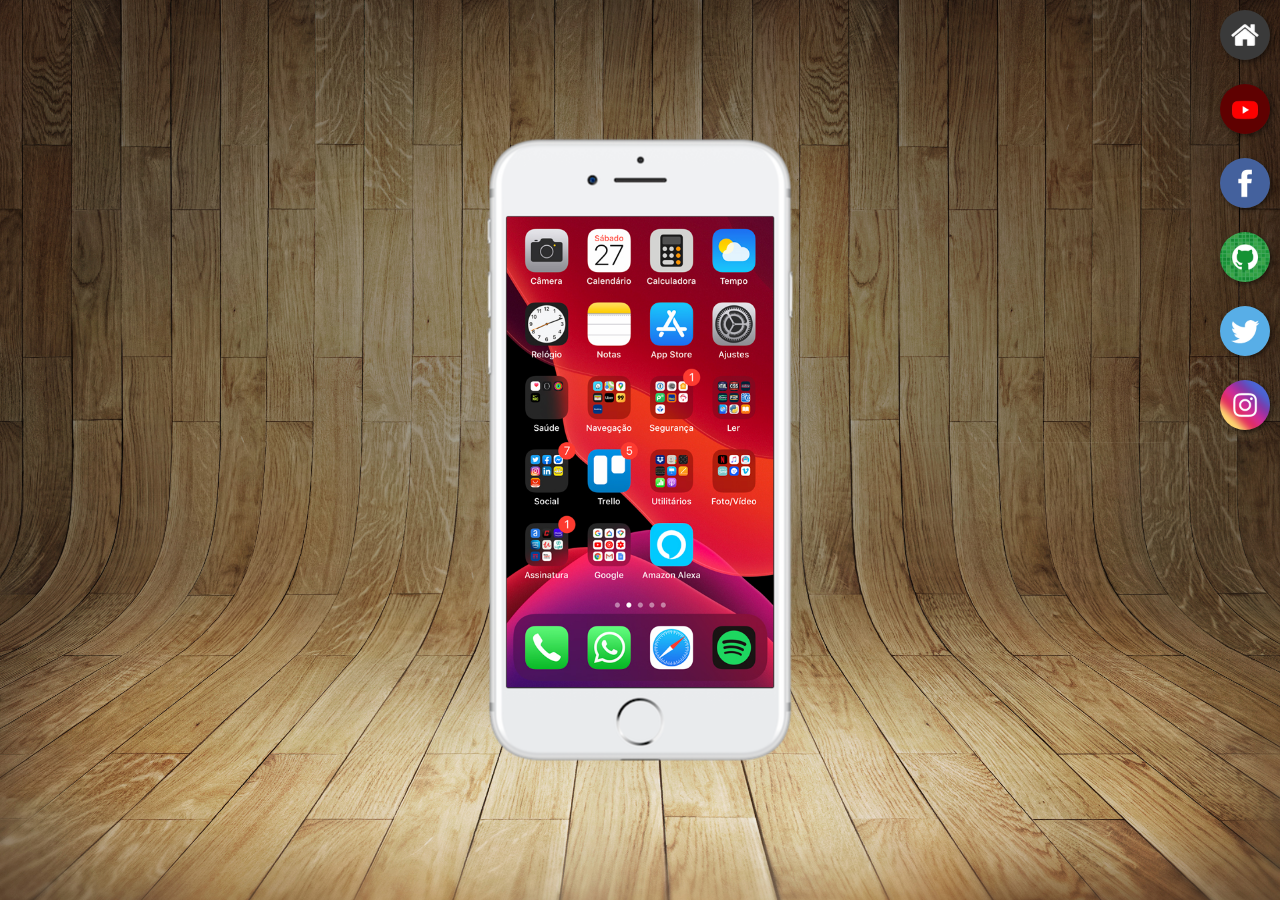
<file: index.html>
<!DOCTYPE html>
<html lang="pt-br">
<head>
    <meta charset="UTF-8">
    <meta name="viewport" content="width=device-width, initial-scale=1.0">
    <title>Projeto de Redes Sociais</title>
    <link rel="shortcut icon" href="favicon.ico" type="image/x-icon">
    <link rel="stylesheet" href="estilos/style.css">
</head>
<body>
    <main>
        <section id="telefone">

            <iframe src="home.html" name="tela" id="tela" frameborder="0"></iframe>
                    

        </section>
        <section id="redes-sociais">
            <a href="home.html" target="tela"><img src="imagens/logo-home.jpg" alt="home"></a><br>
            <a href="youtube.html" target="tela"><img src="imagens/logo-youtube.jpg" alt="YouTube"></a><br>
            <a href="facebook.html" target="tela"> <img src="imagens/logo-facebook.jpg" alt="facebook"></a><br>
            <a href="github.html" target="tela"> <img src="imagens/logo-github.jpg" alt="GitHub"></a><br>
            <a href="twitter.html" target="tela"> <img src="imagens/logo-twitter.jpg" alt="Twiiter"></a><br>
            <a href="instagram.html" target="tela"> <img src="imagens/logo-instagram.jpg" alt="Instagram"> </a><br>

        </section>
    </main>
    
</body>
</html>
</file>
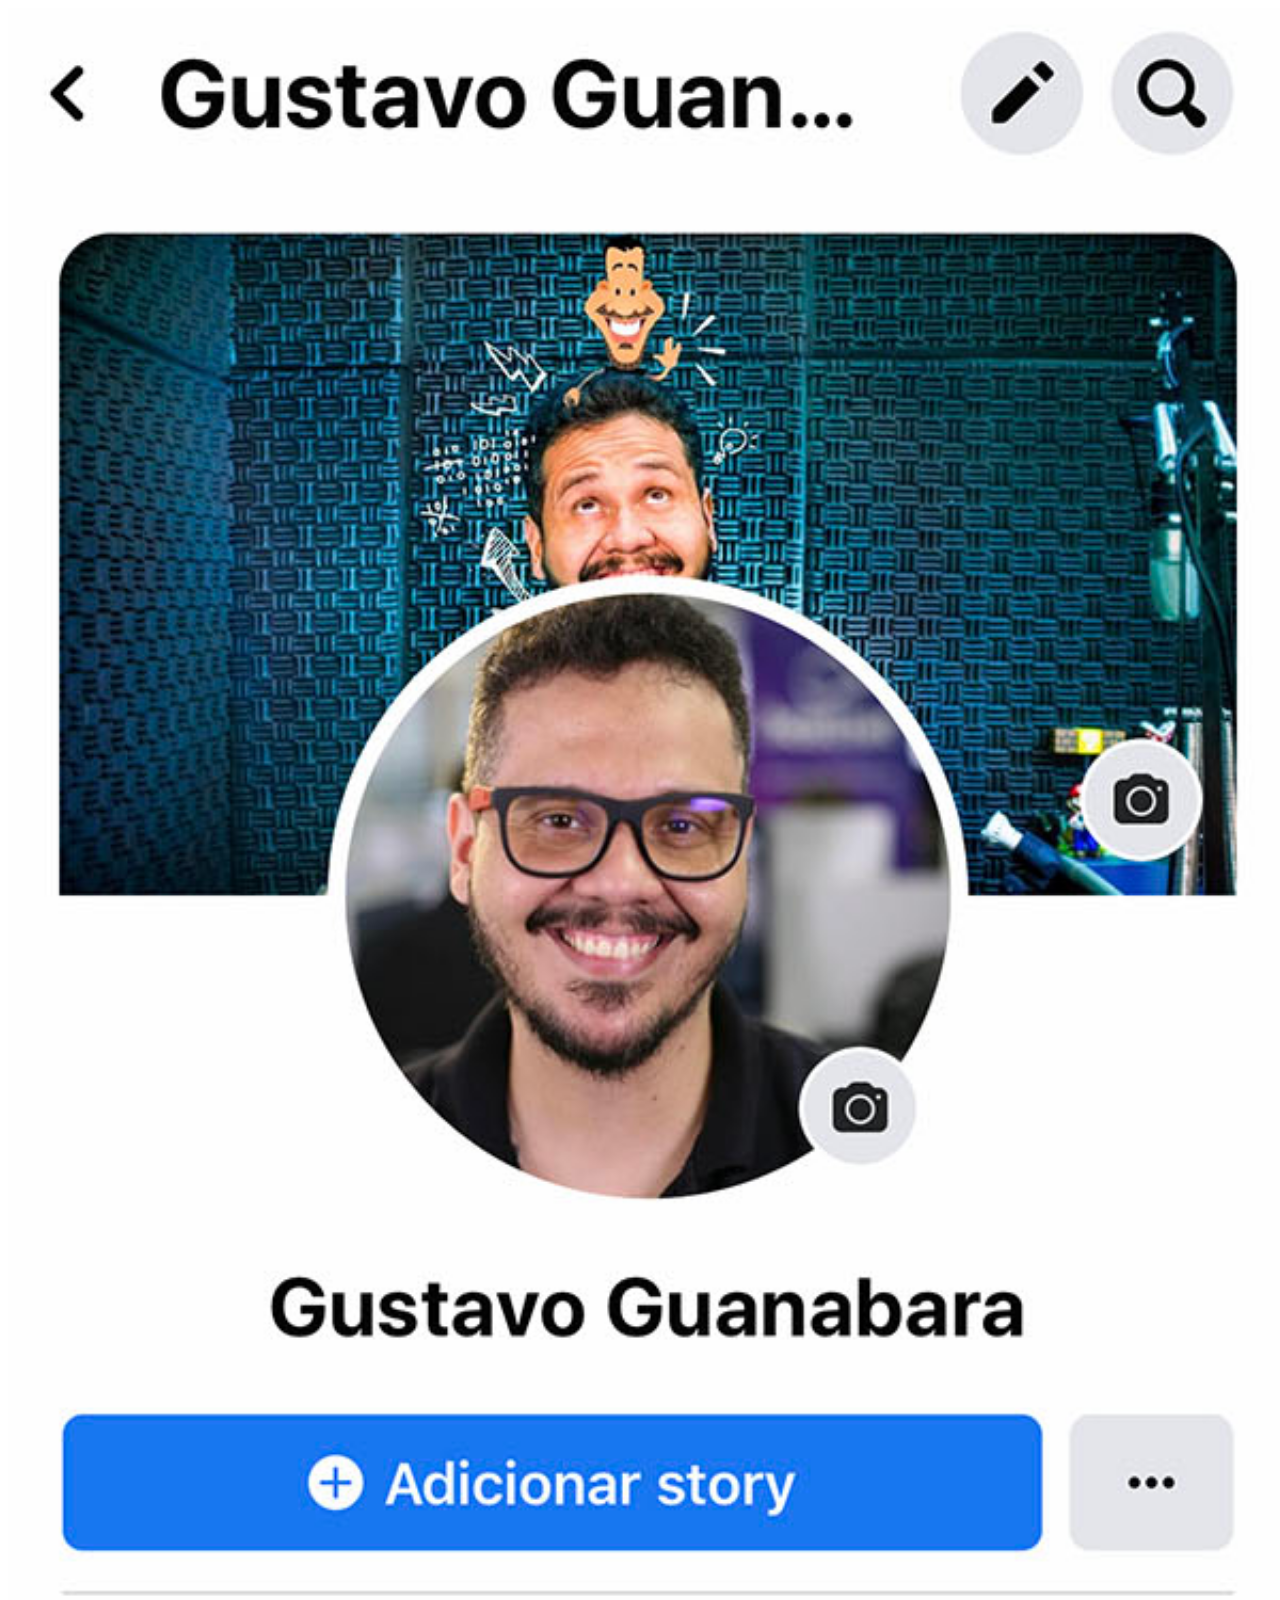
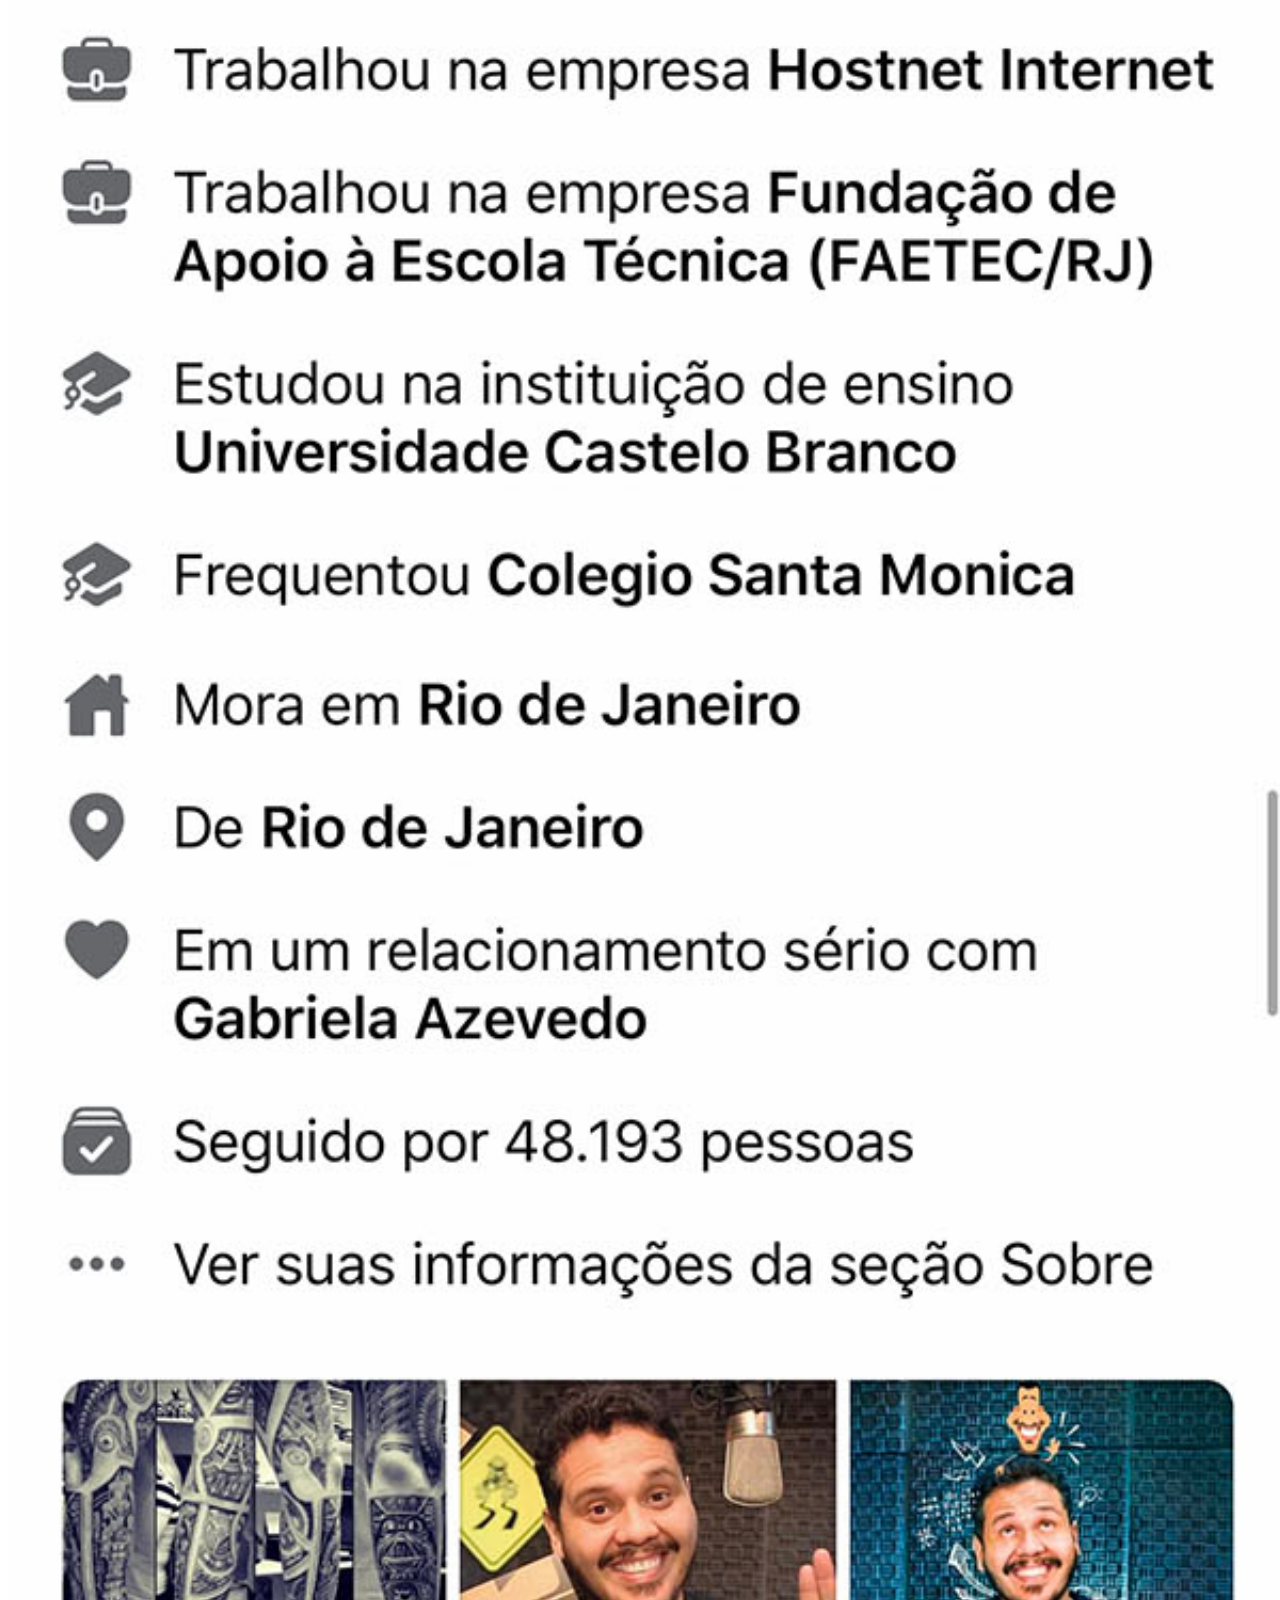
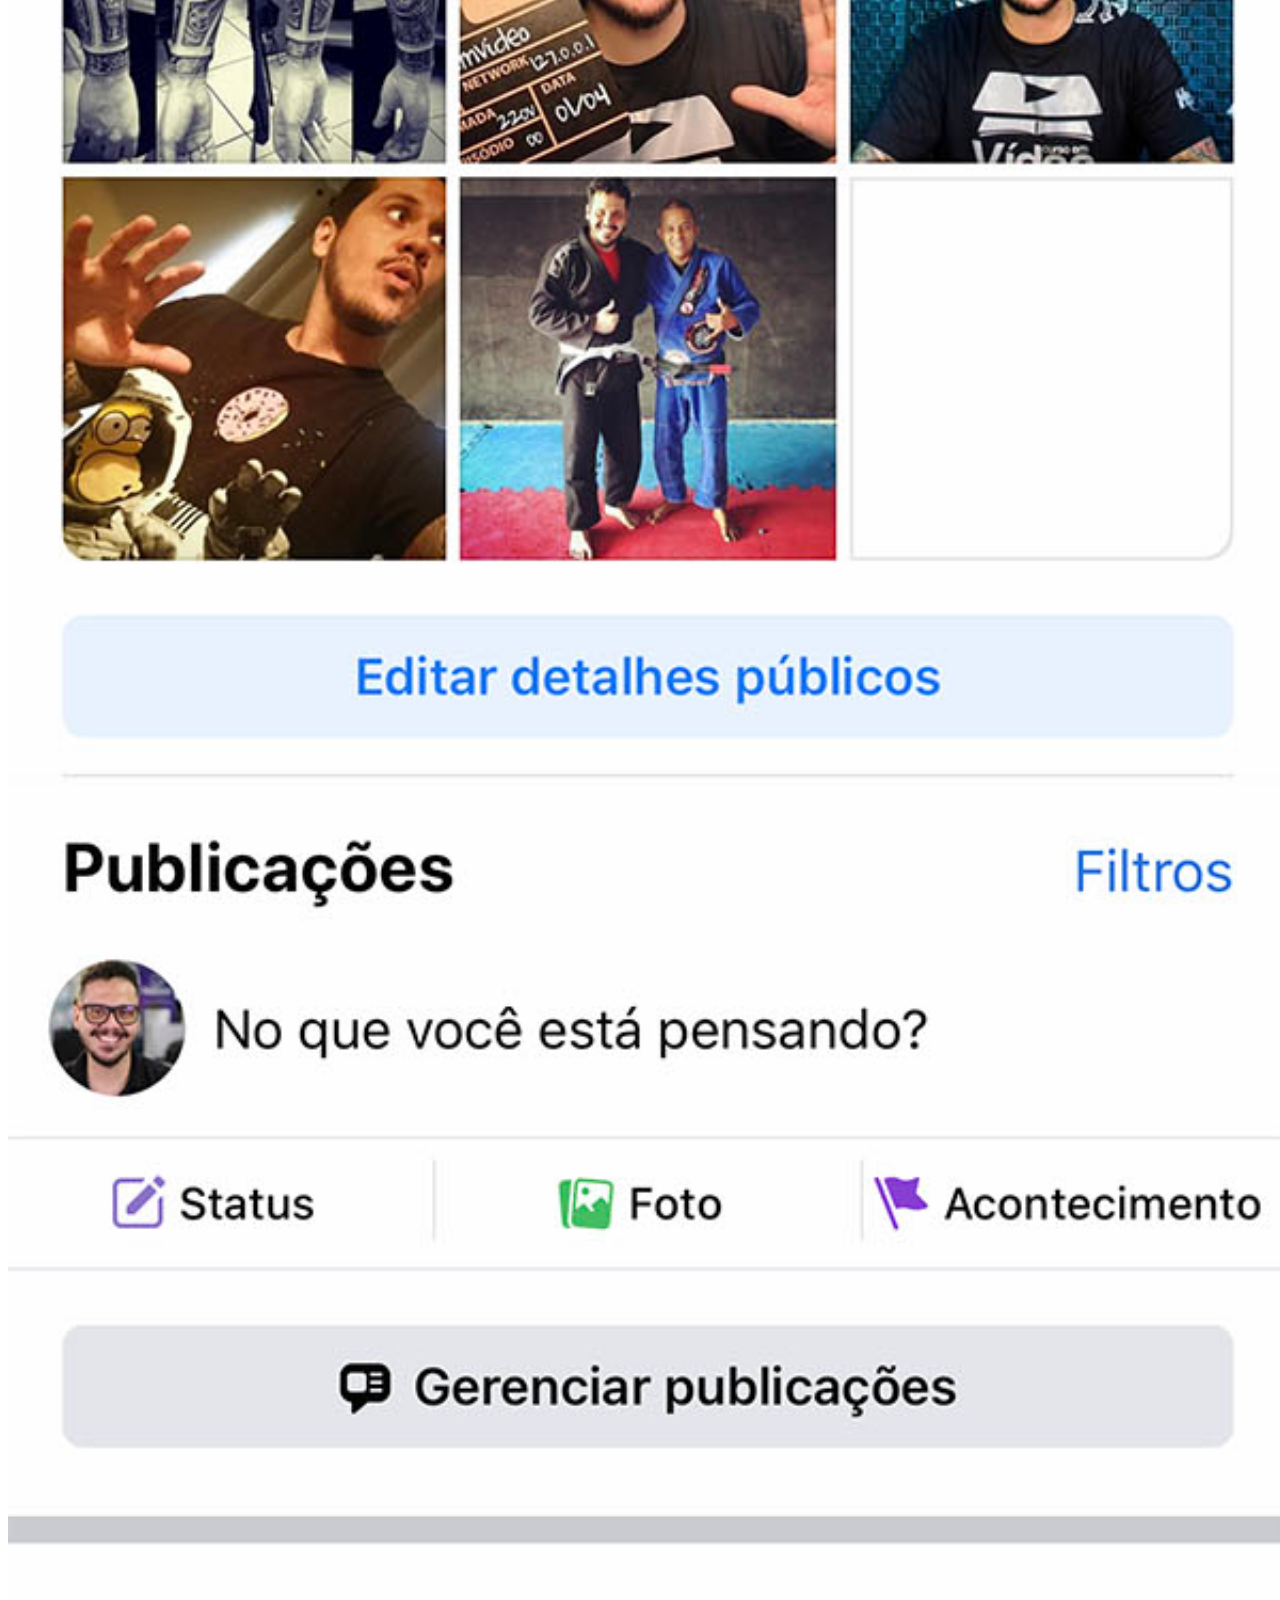
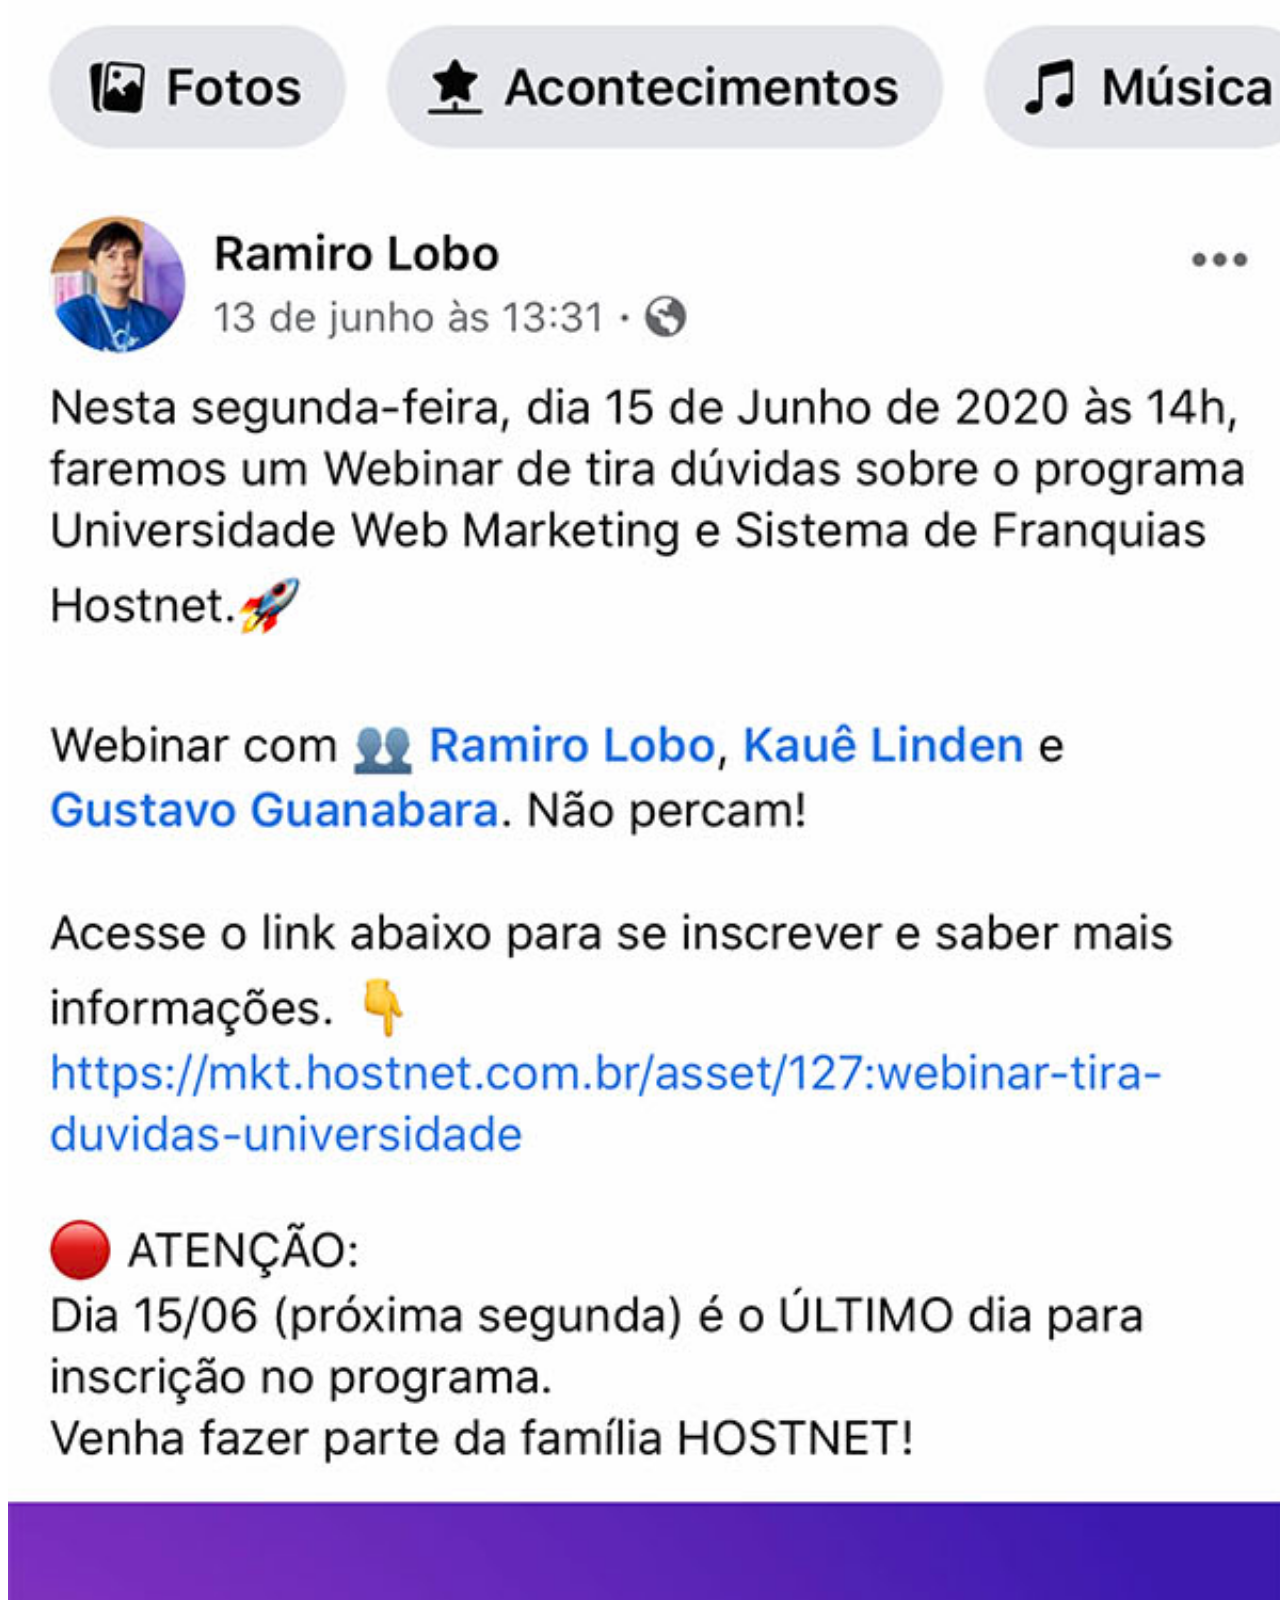
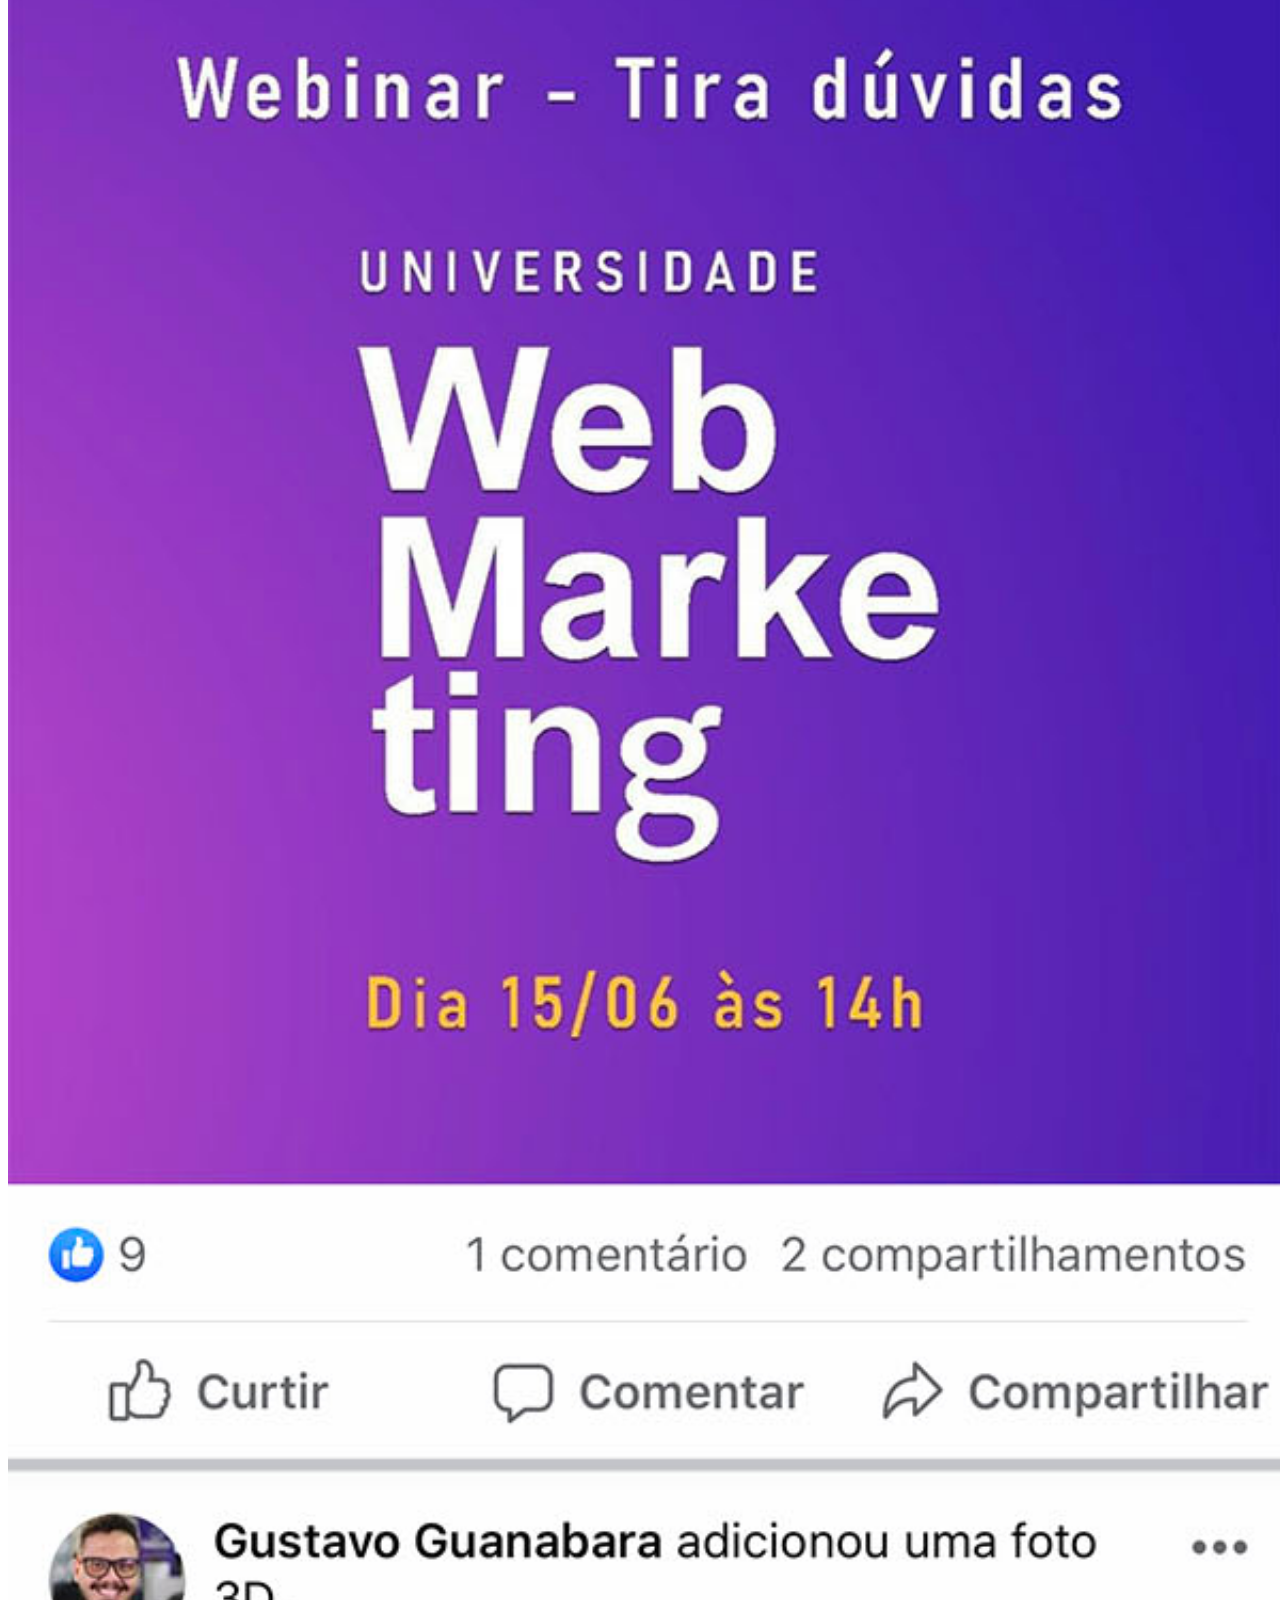
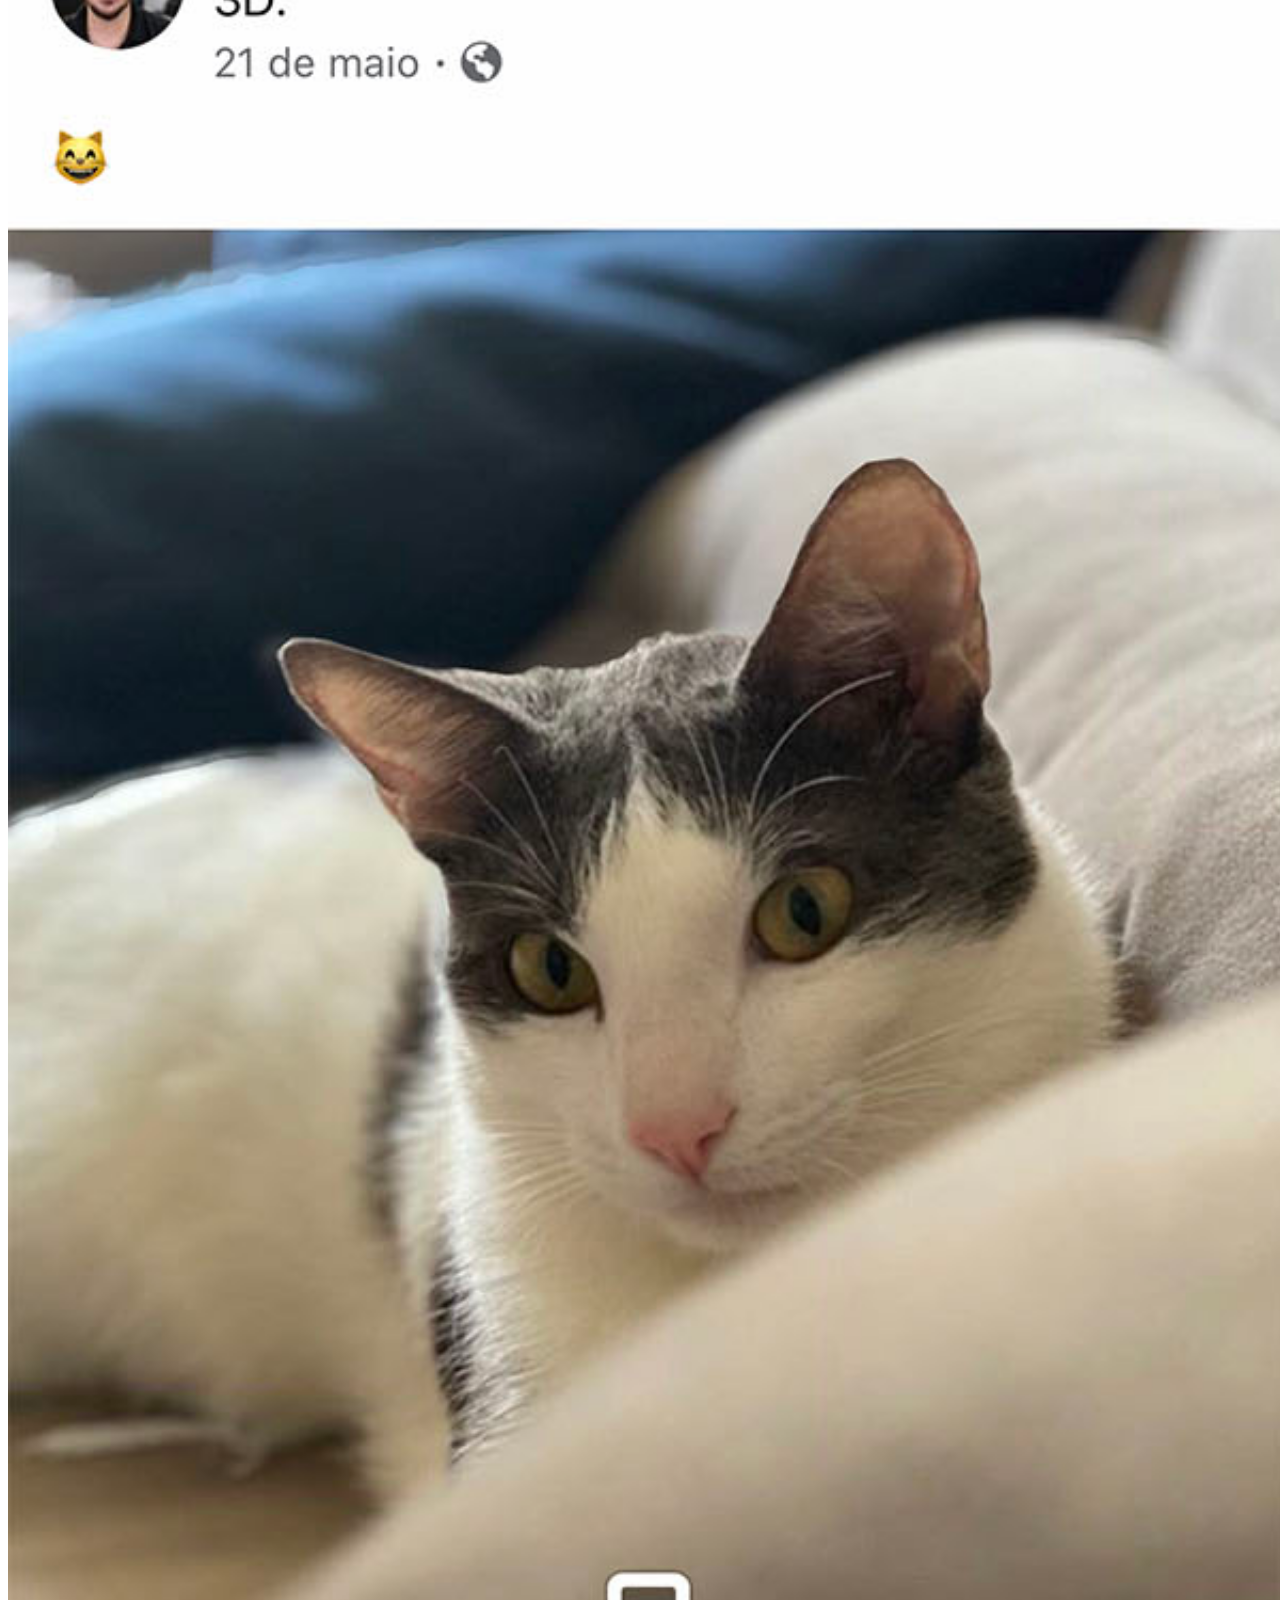
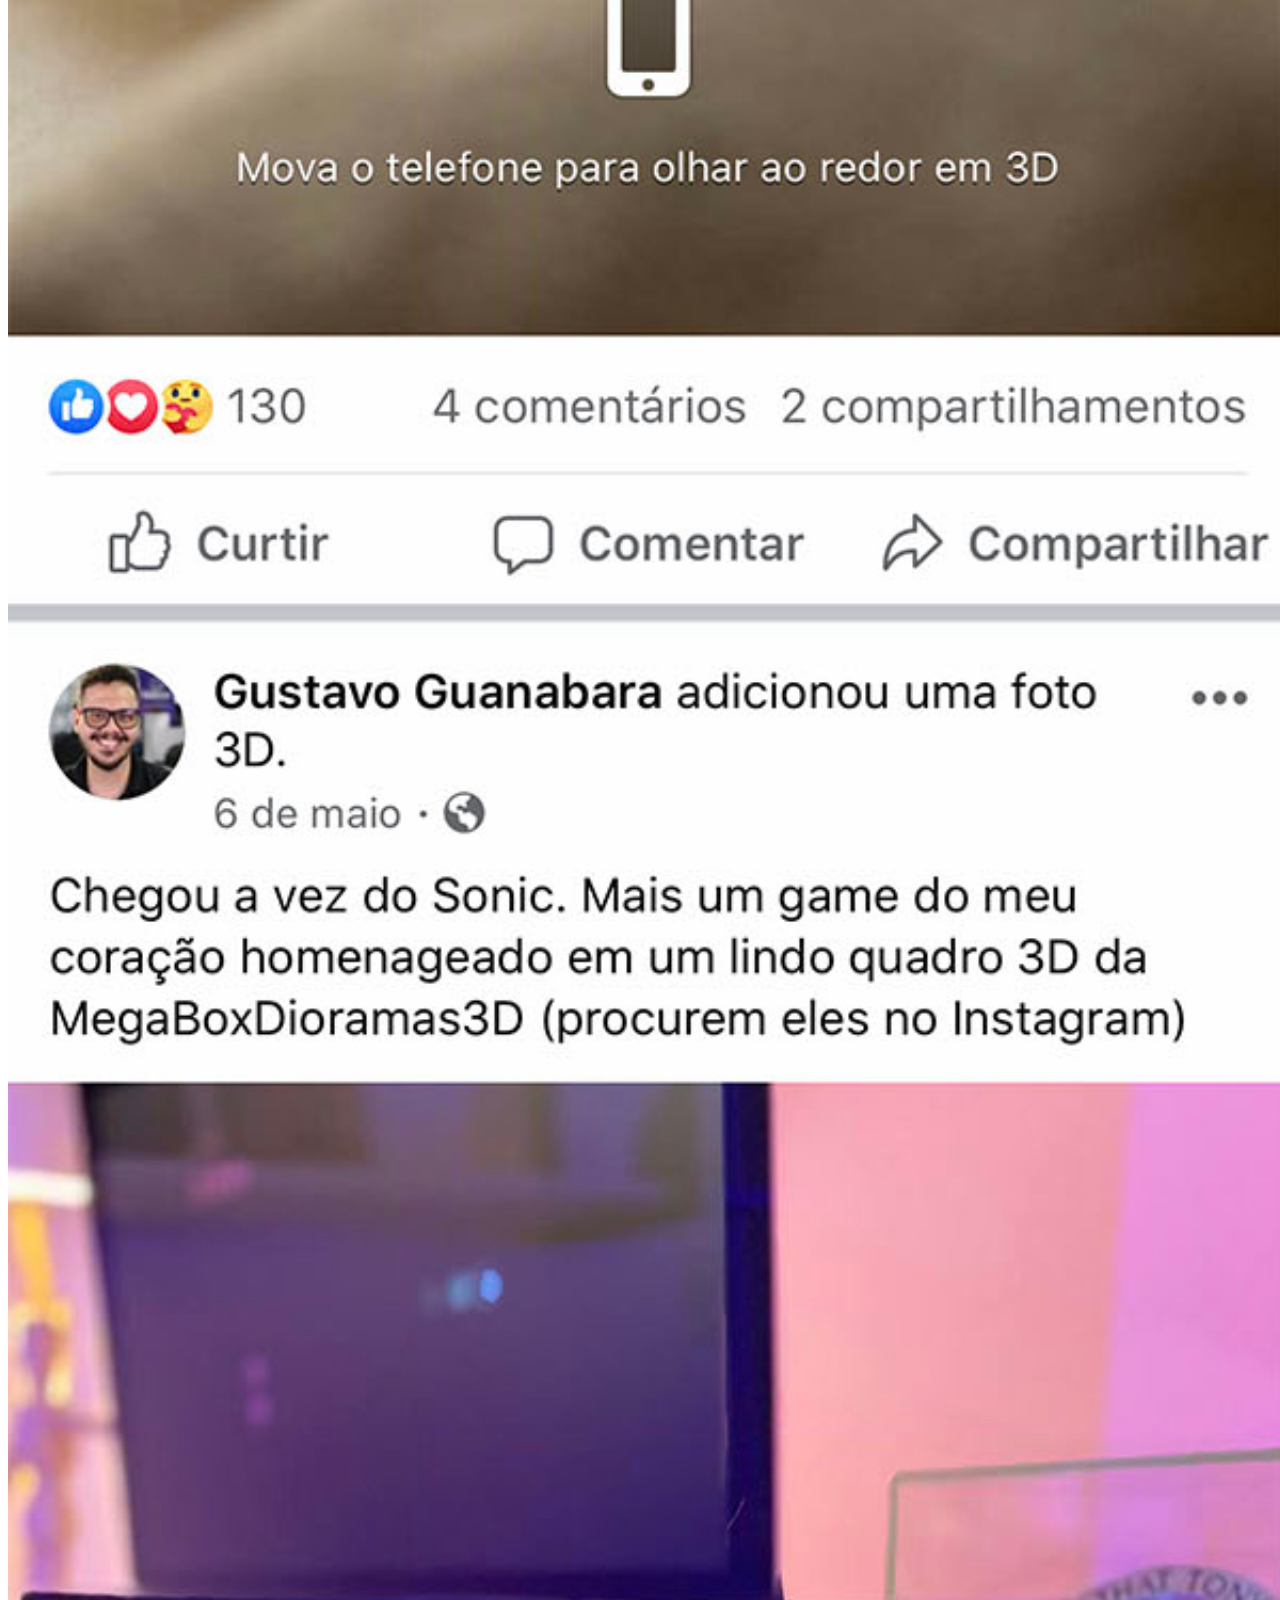
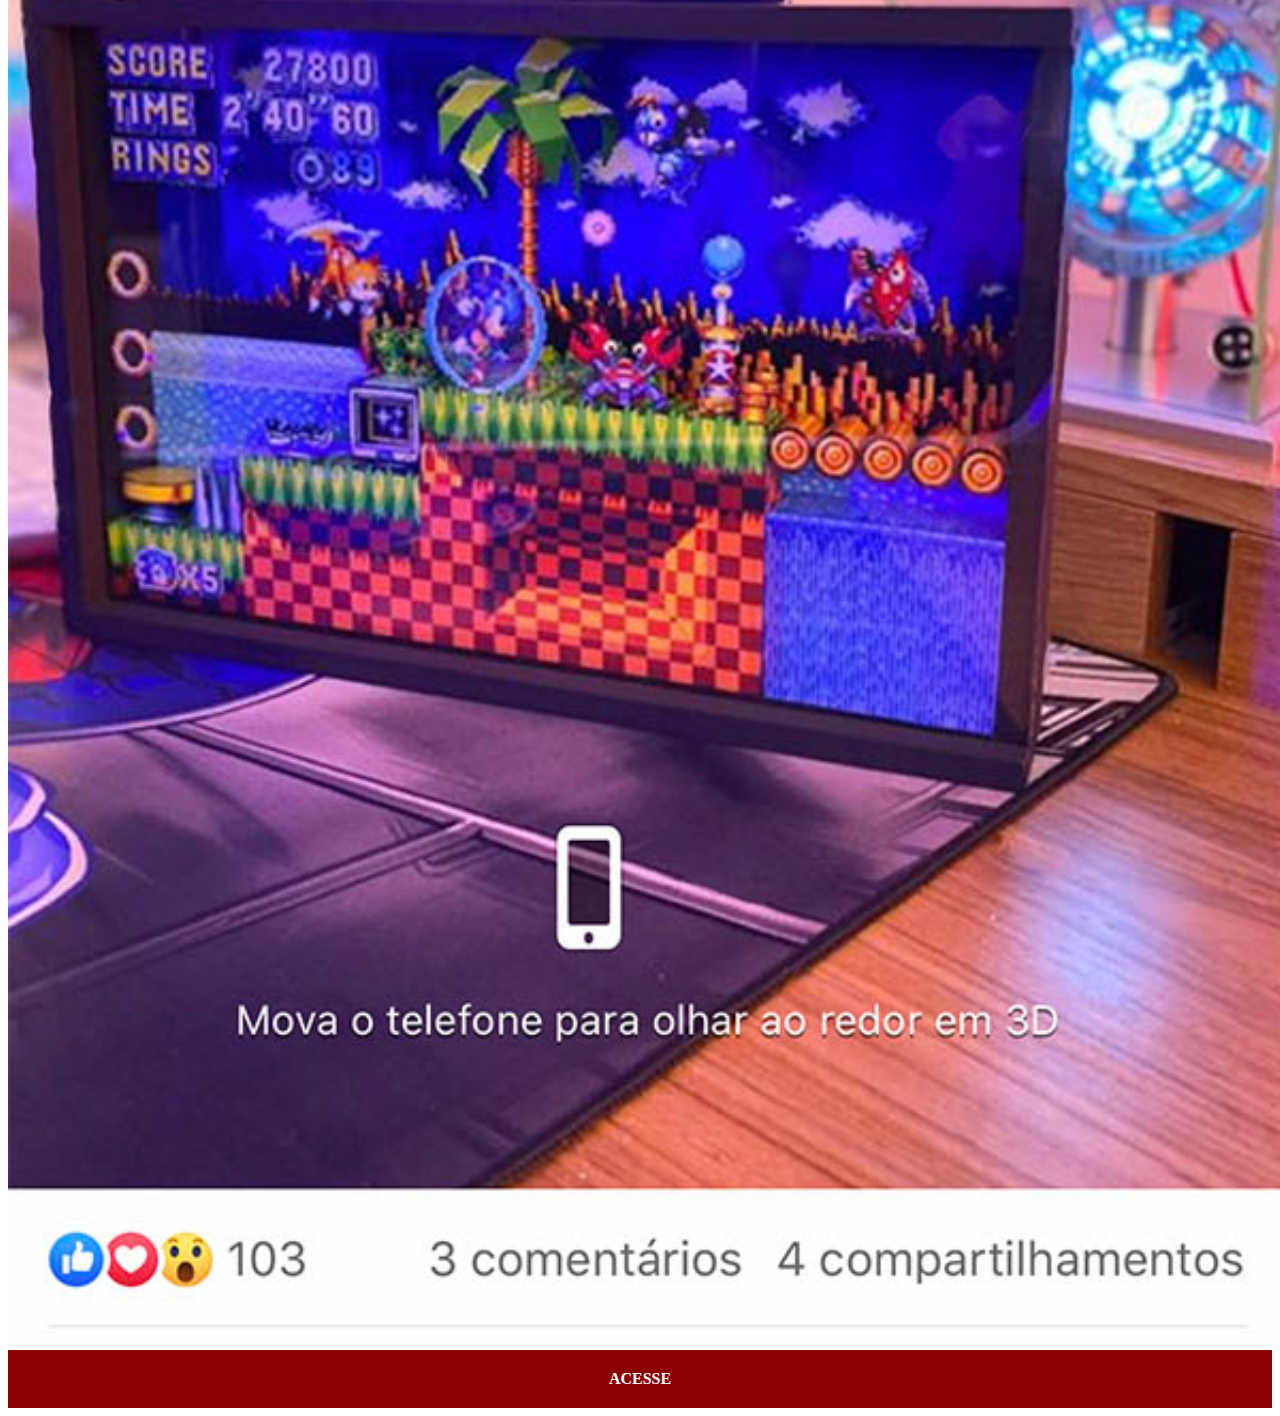
<file: facebook.html>
<!DOCTYPE html>
<html lang="pt-br">
<head>
    <meta charset="UTF-8">
    <meta name="viewport" content="width=device-width, initial-scale=1.0">
    <title>Document</title>
    <link rel="stylesheet" href="estilos/sociais.css">
</head>
<body>
    <img src="imagens/tela-facebook.jpg" alt="Tela do facebook">
    <a href="https://www.facebook.com/gustavoguanabara/?locale=pt_BR" target="_blank">ACESSE</a>
    
</body>
</html>
</file>
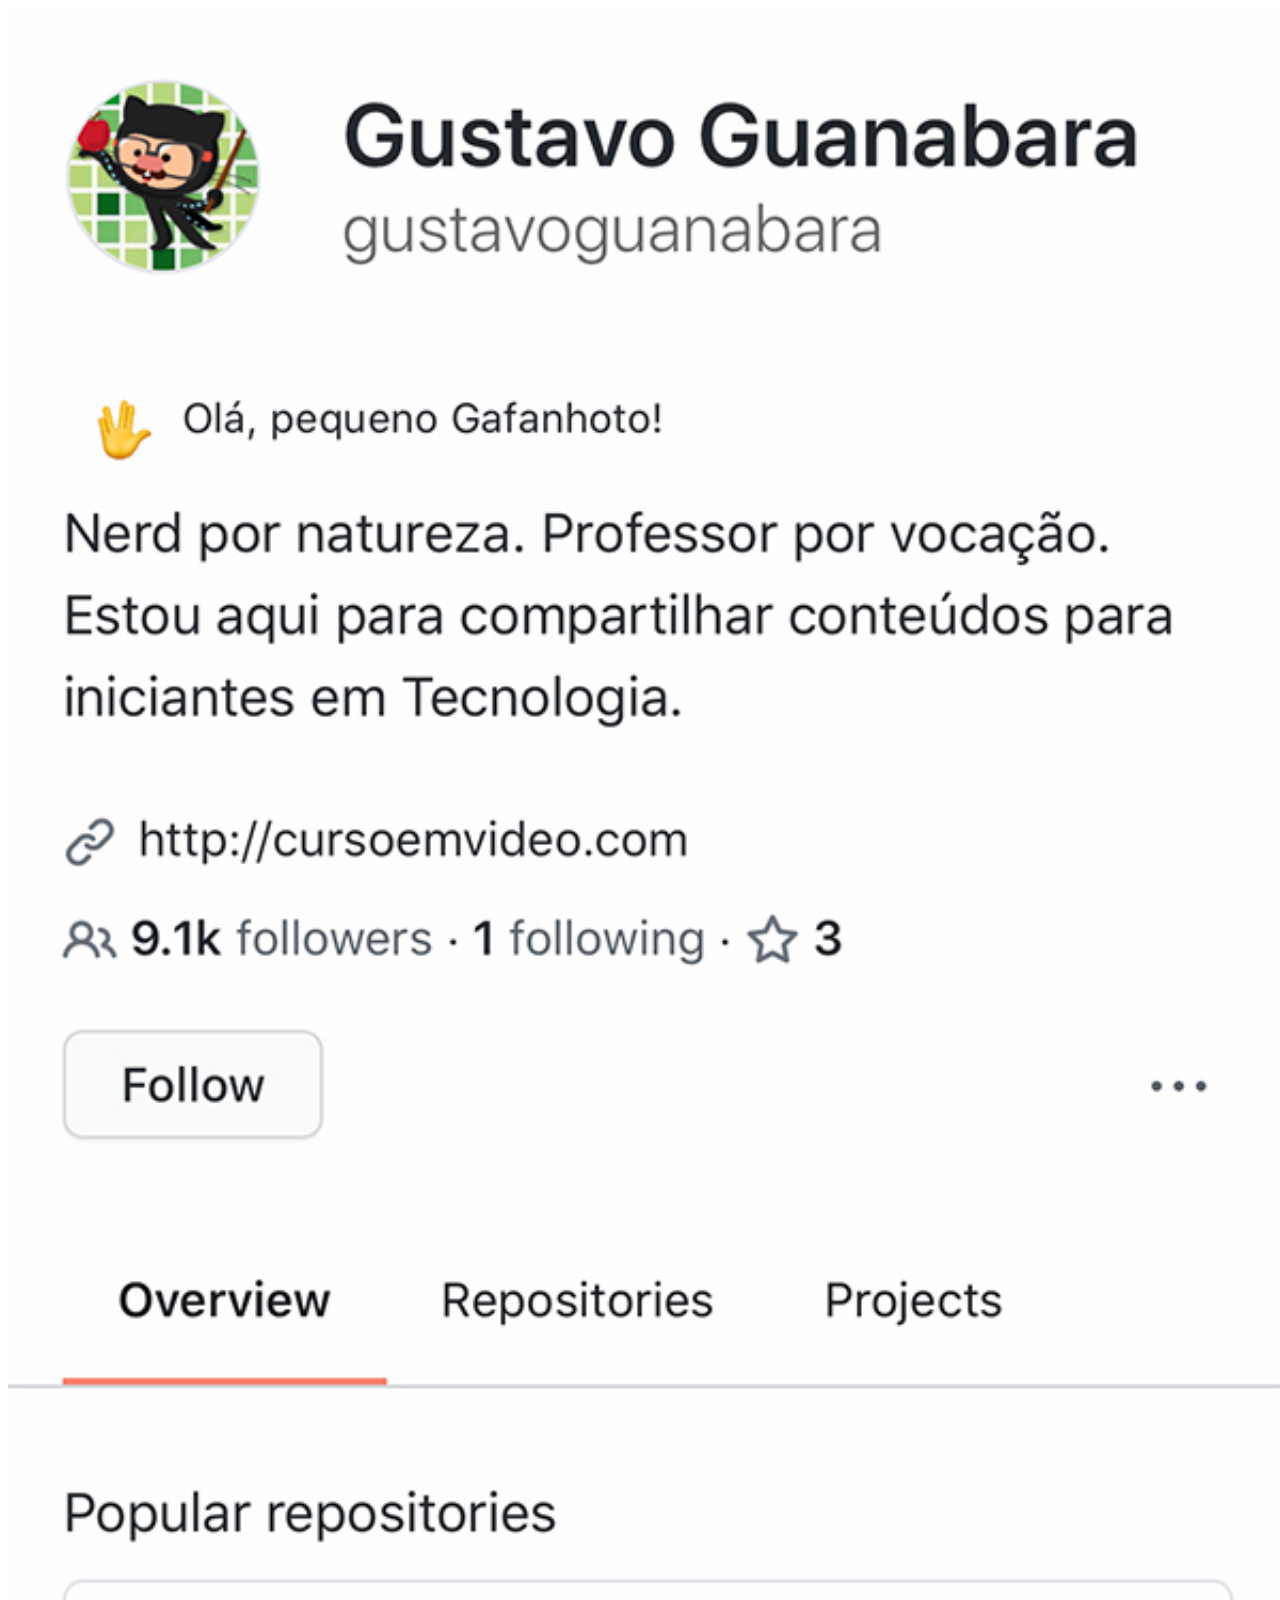
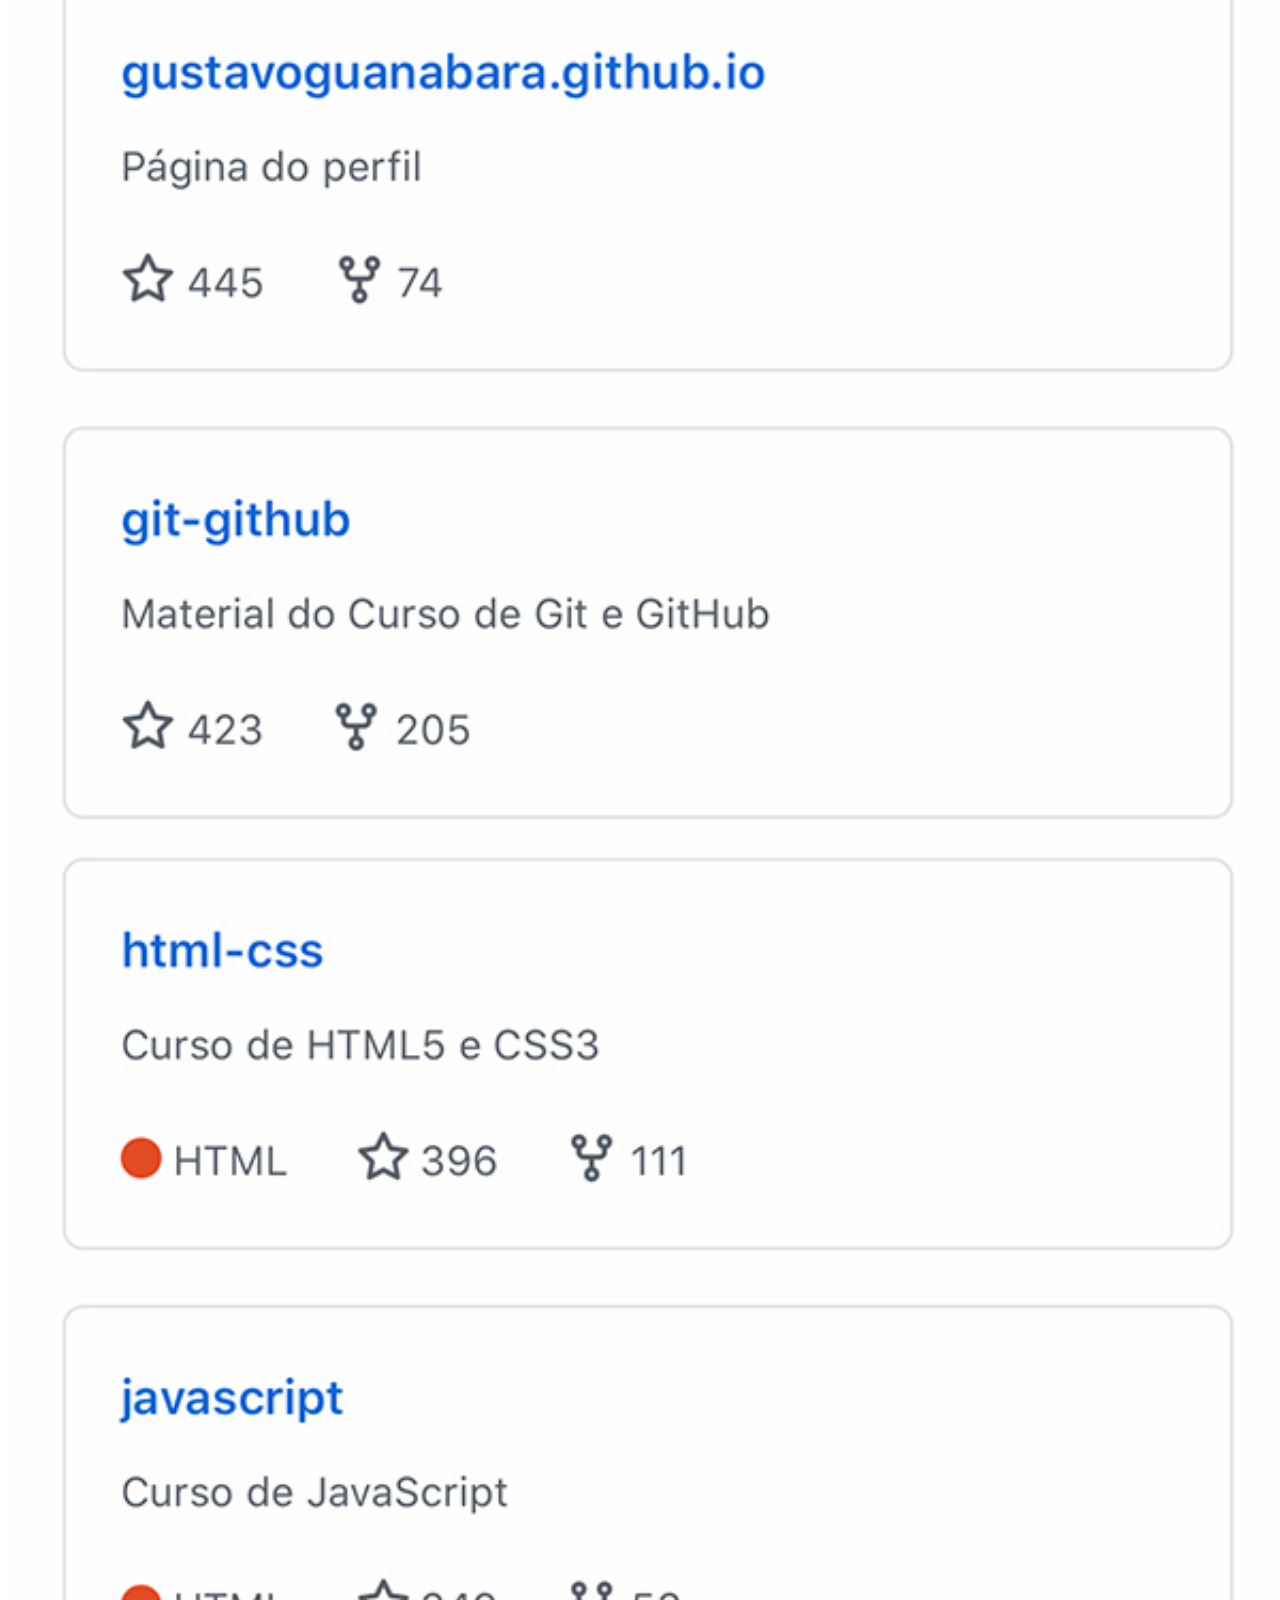
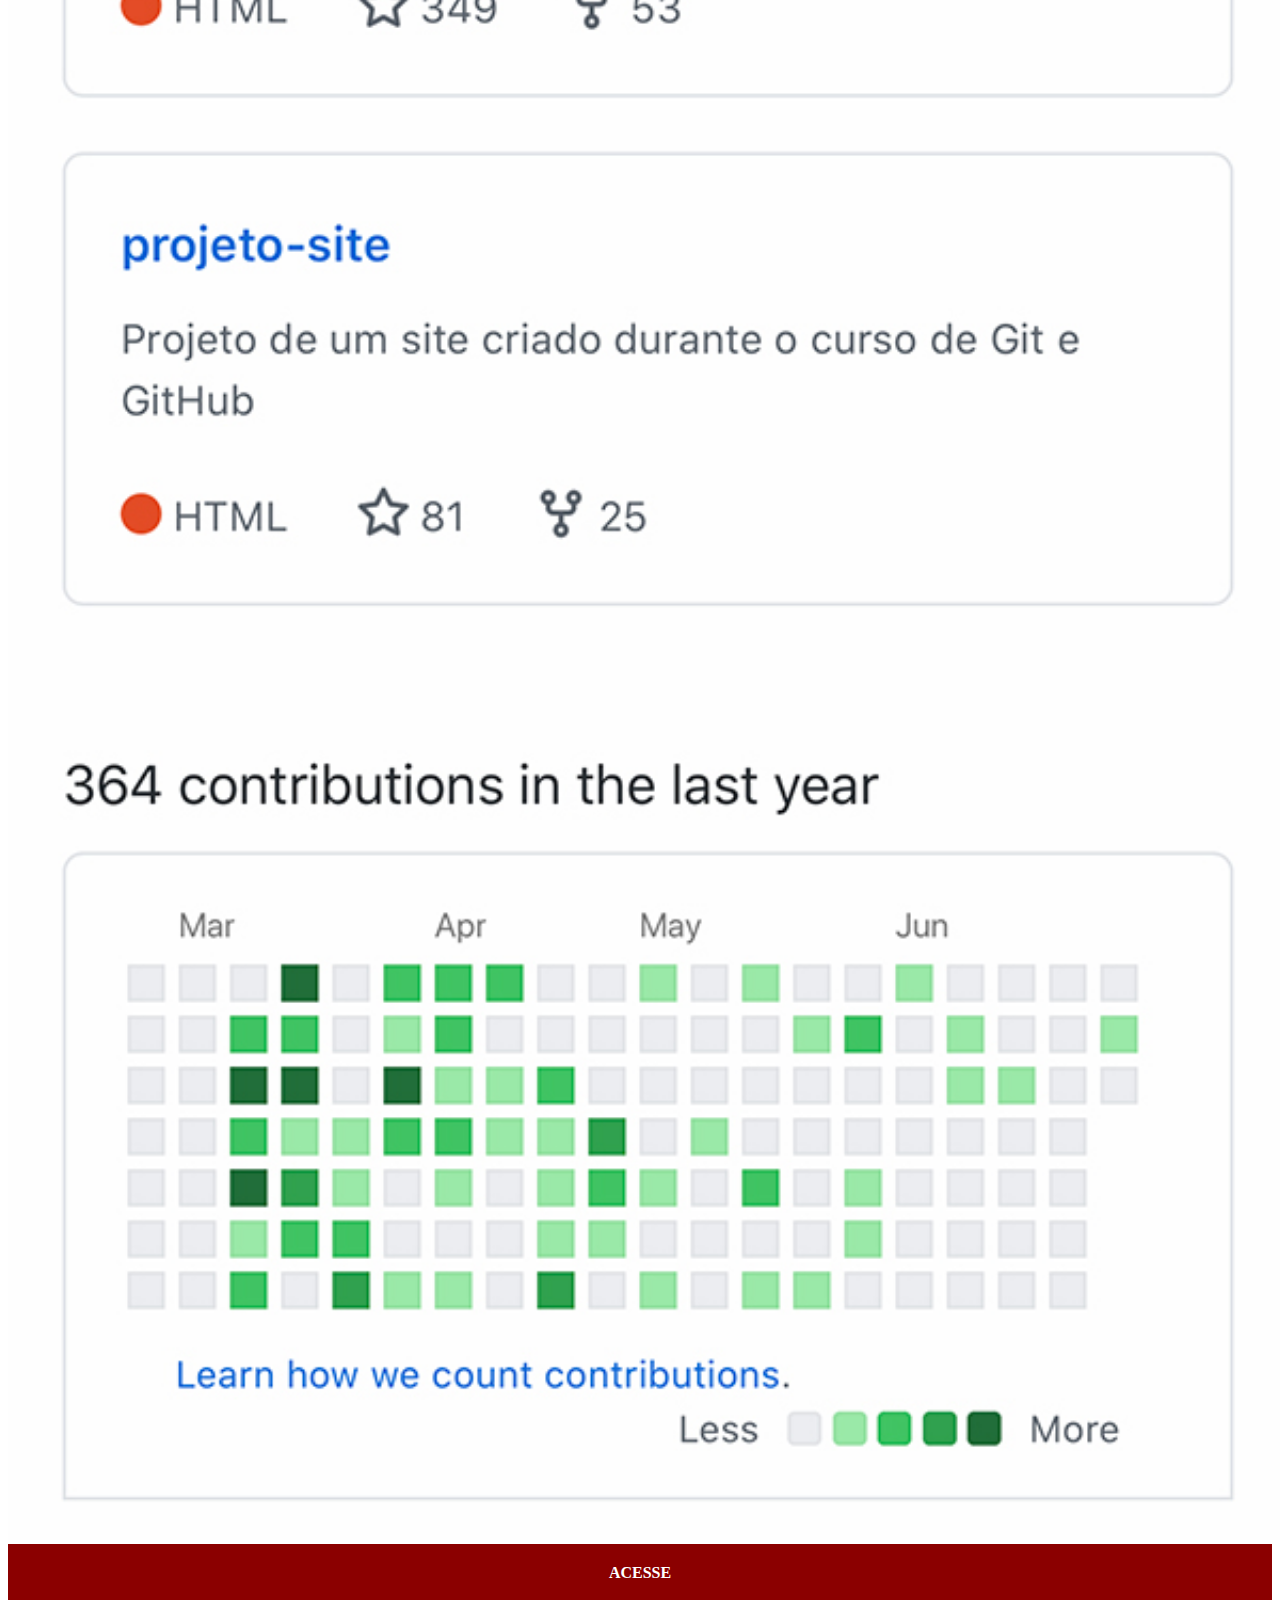
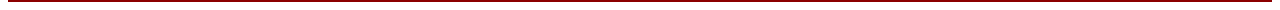
<file: github.html>
<!DOCTYPE html>
<html lang="en">
<head>
    <meta charset="UTF-8">
    <meta name="viewport" content="width=device-width, initial-scale=1.0">
    <title>Document</title>
    <link rel="stylesheet" href="estilos/sociais.css">
</head>
<body>
    <img src="imagens/tela-github.jpg" alt="Tela GitHub">
    <a href="https://github.com/gustavoguanabara" target="_blank">ACESSE</a>
    
</body>
</html>
</file>
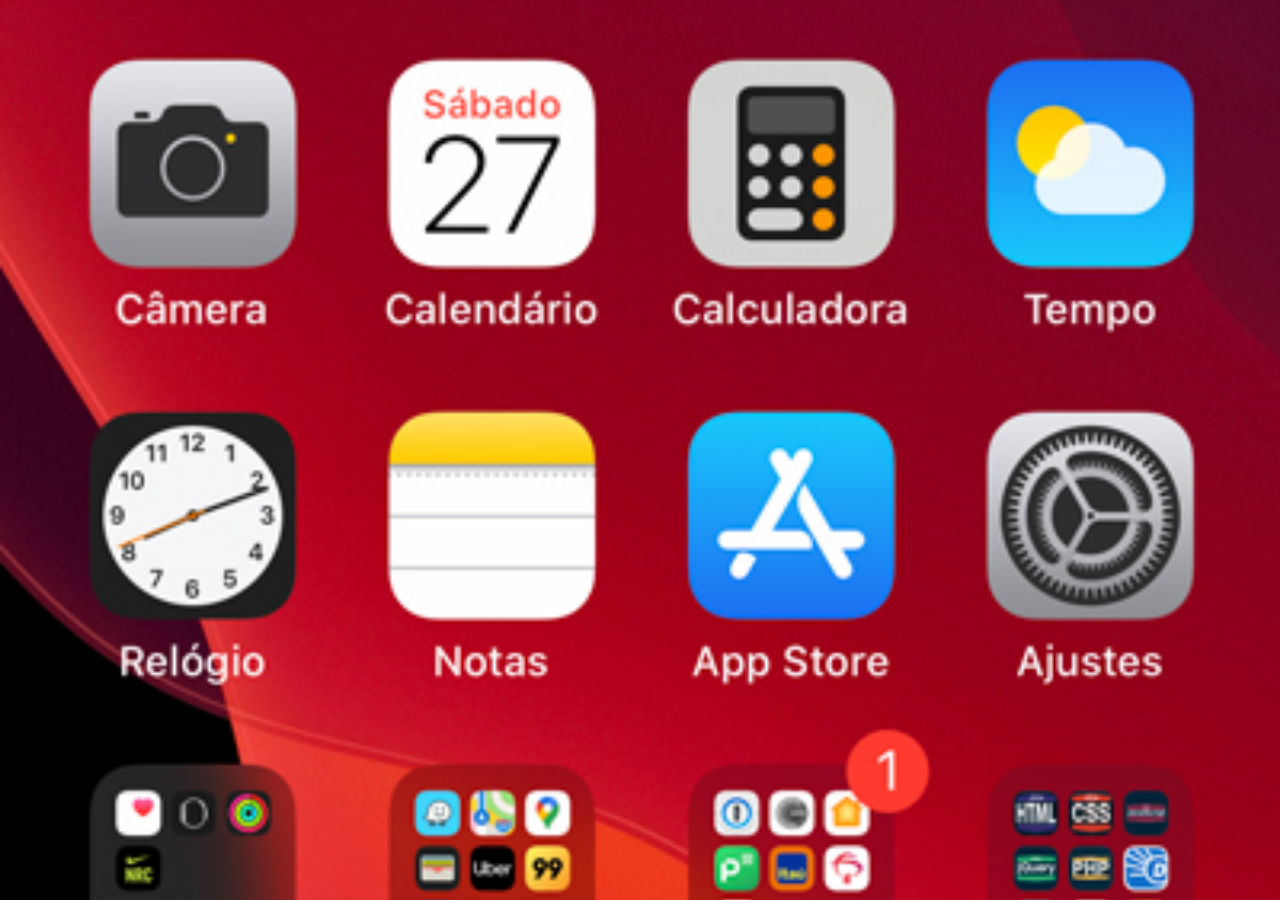
<file: home.html>
<!DOCTYPE html>
<html lang="pt-br">
<head>
    <meta charset="UTF-8">
    <meta name="viewport" content="width=device-width, initial-scale=1.0">
    <title>Home</title>
    <style>
        *{
            padding: 0px;
            margin: 0px;
        }

        body {
            height: 100vh;
            width: 100wh;
            background: black url(imagens/tela-home.jpg) no-repeat top center;
            background-size: cover;
           
            
            
        }
    </style>
</head>
<body>
    
</body>
</html>
</file>
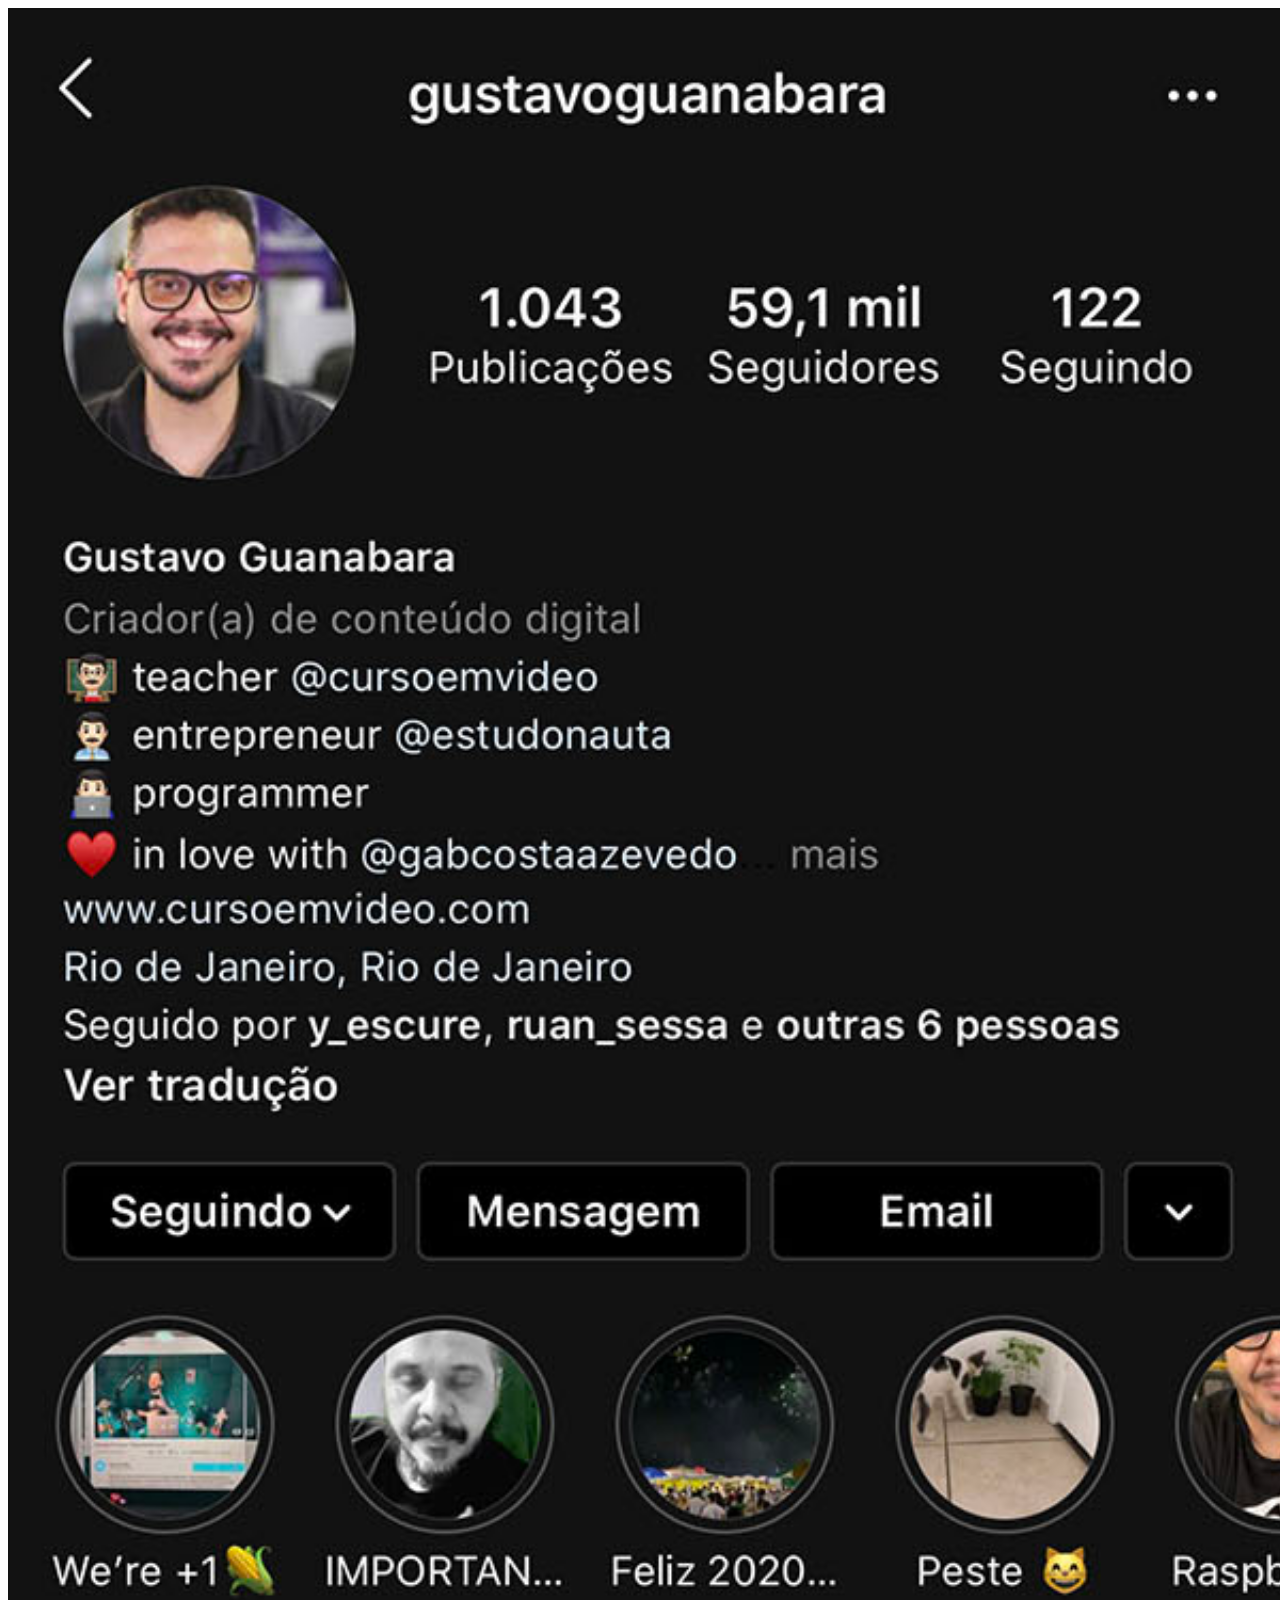
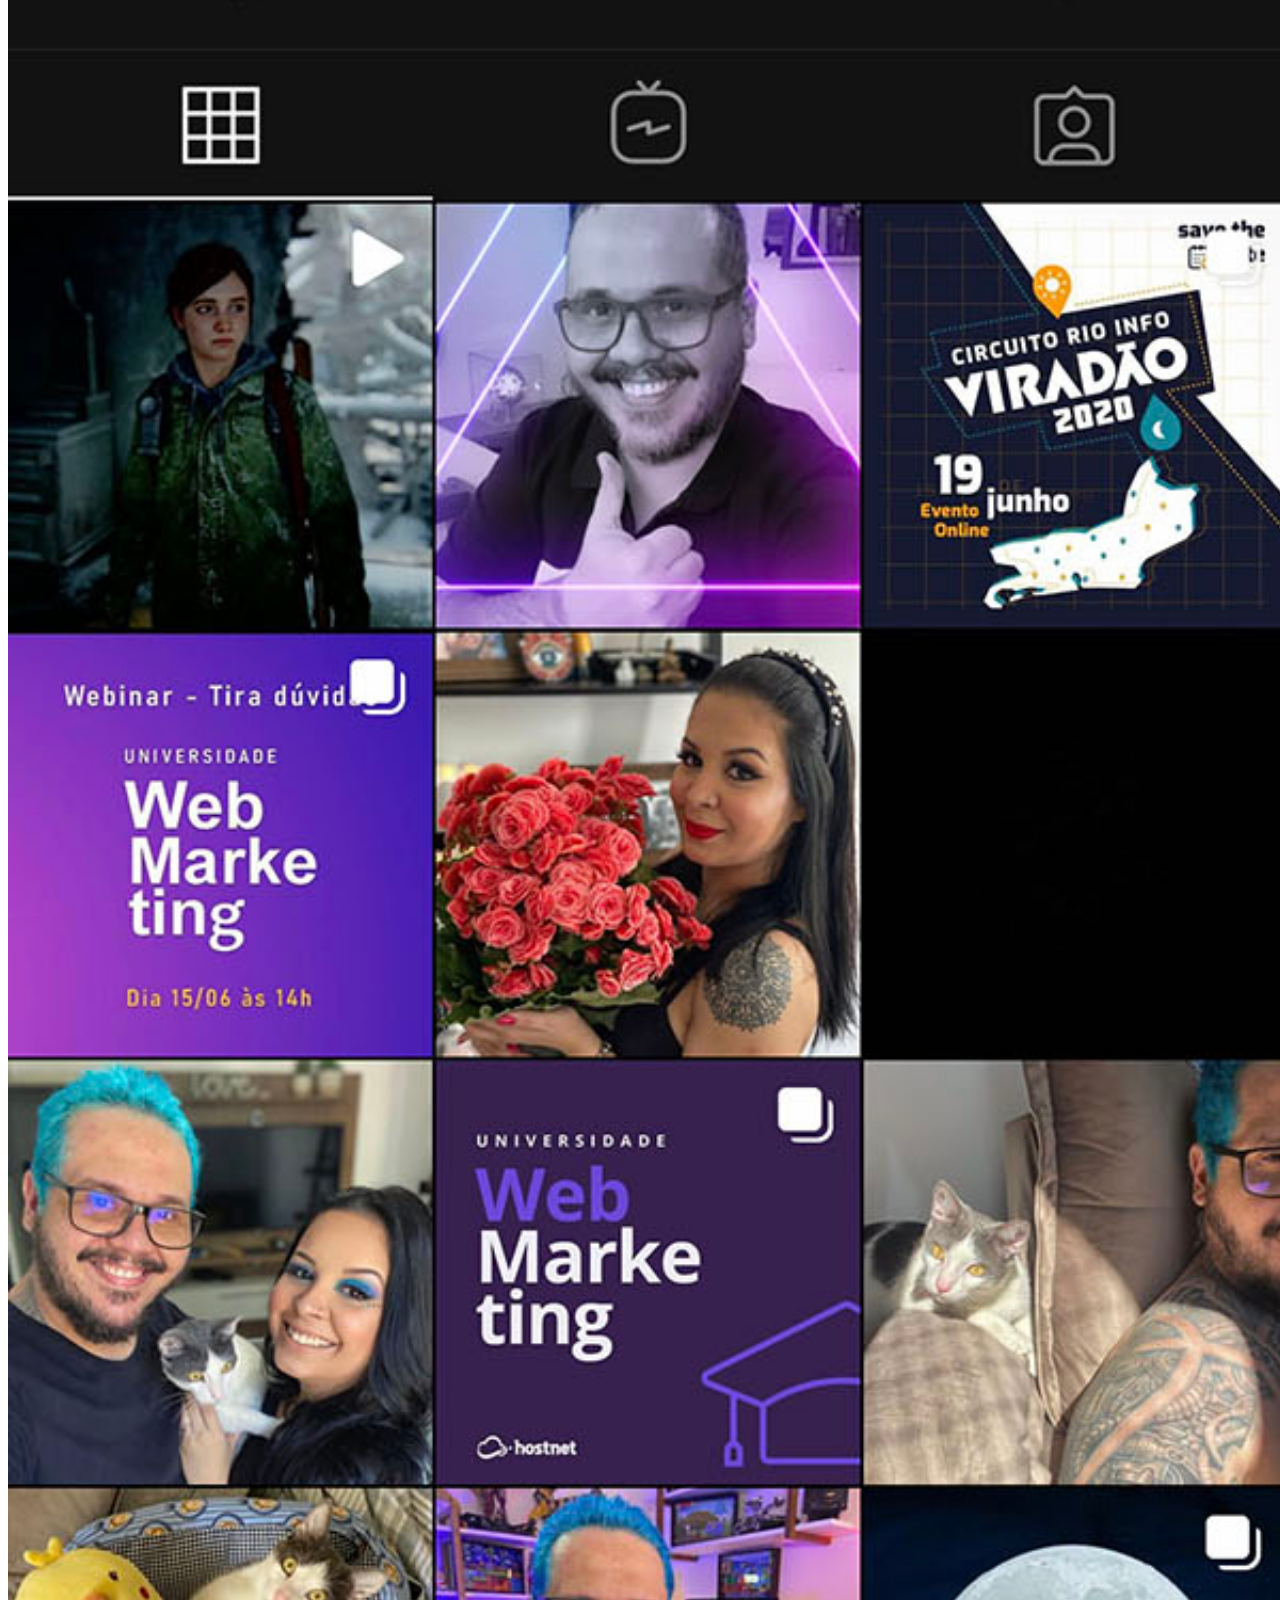
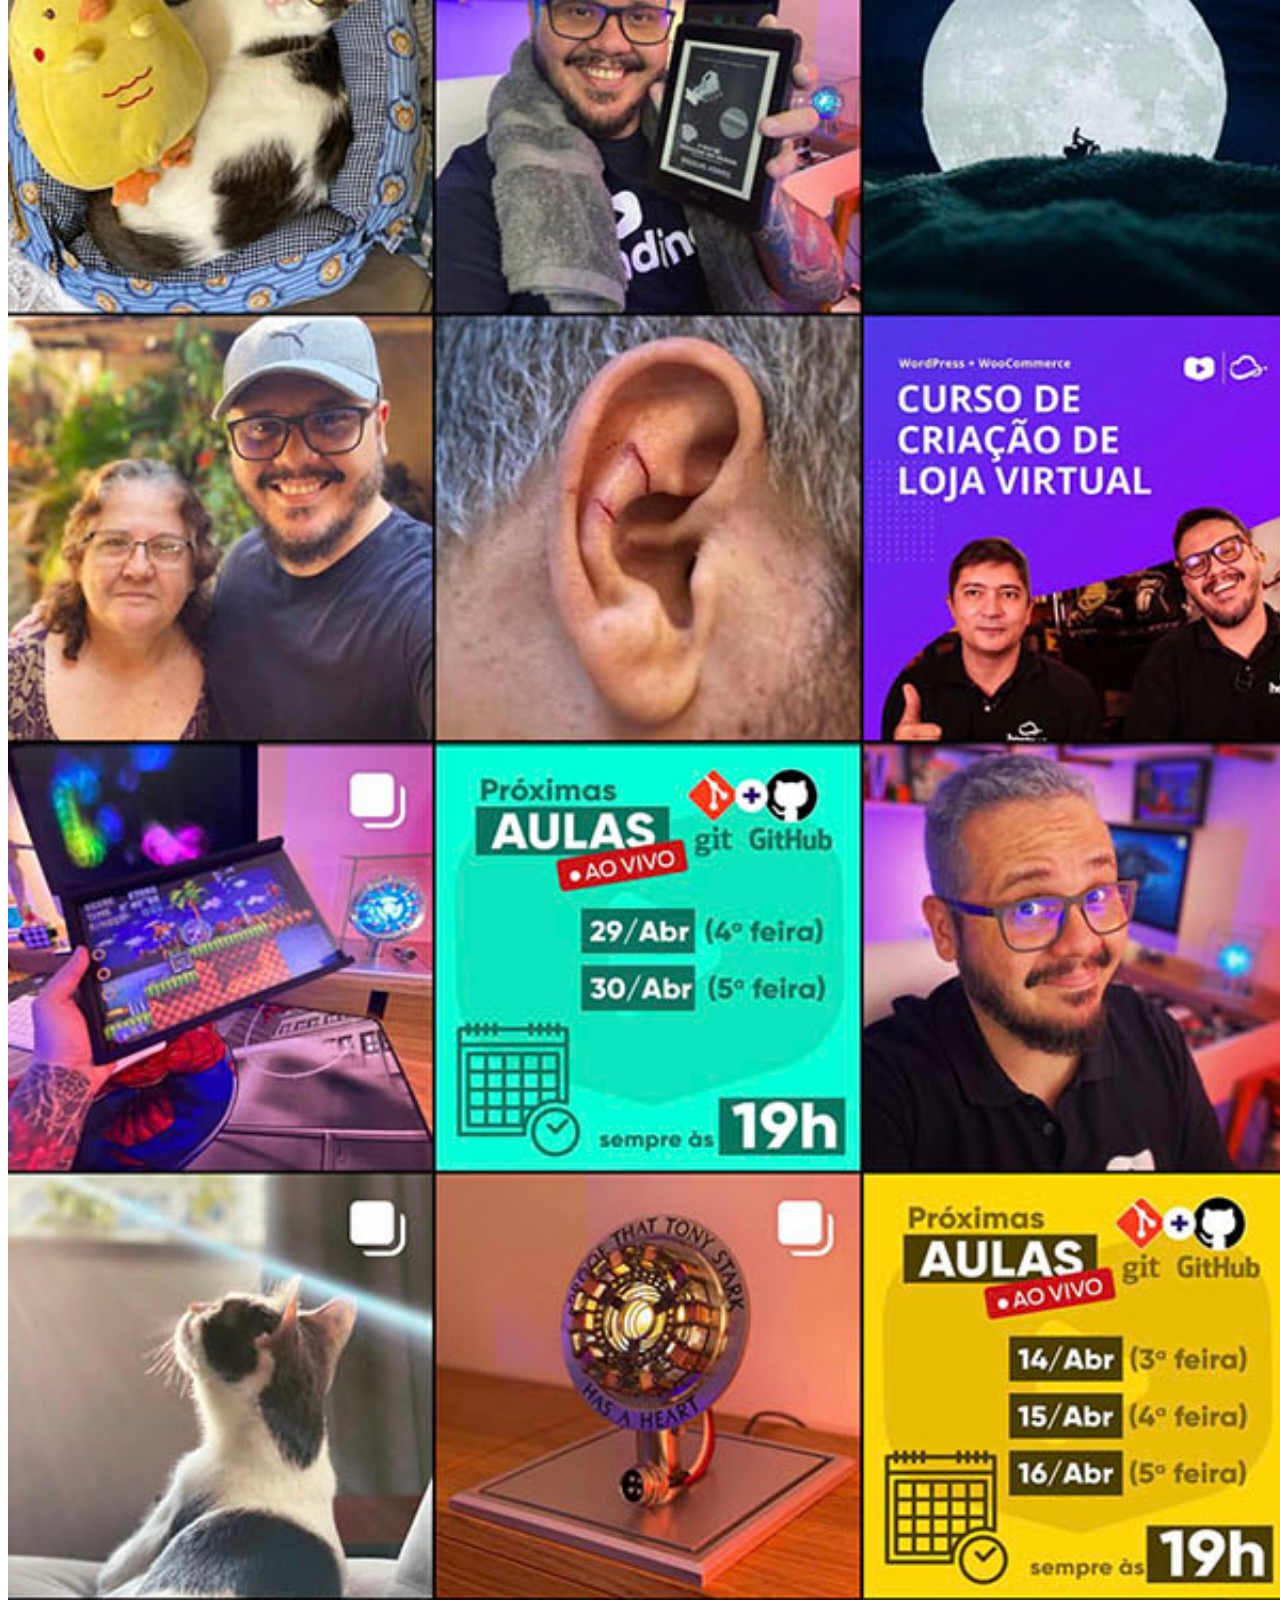
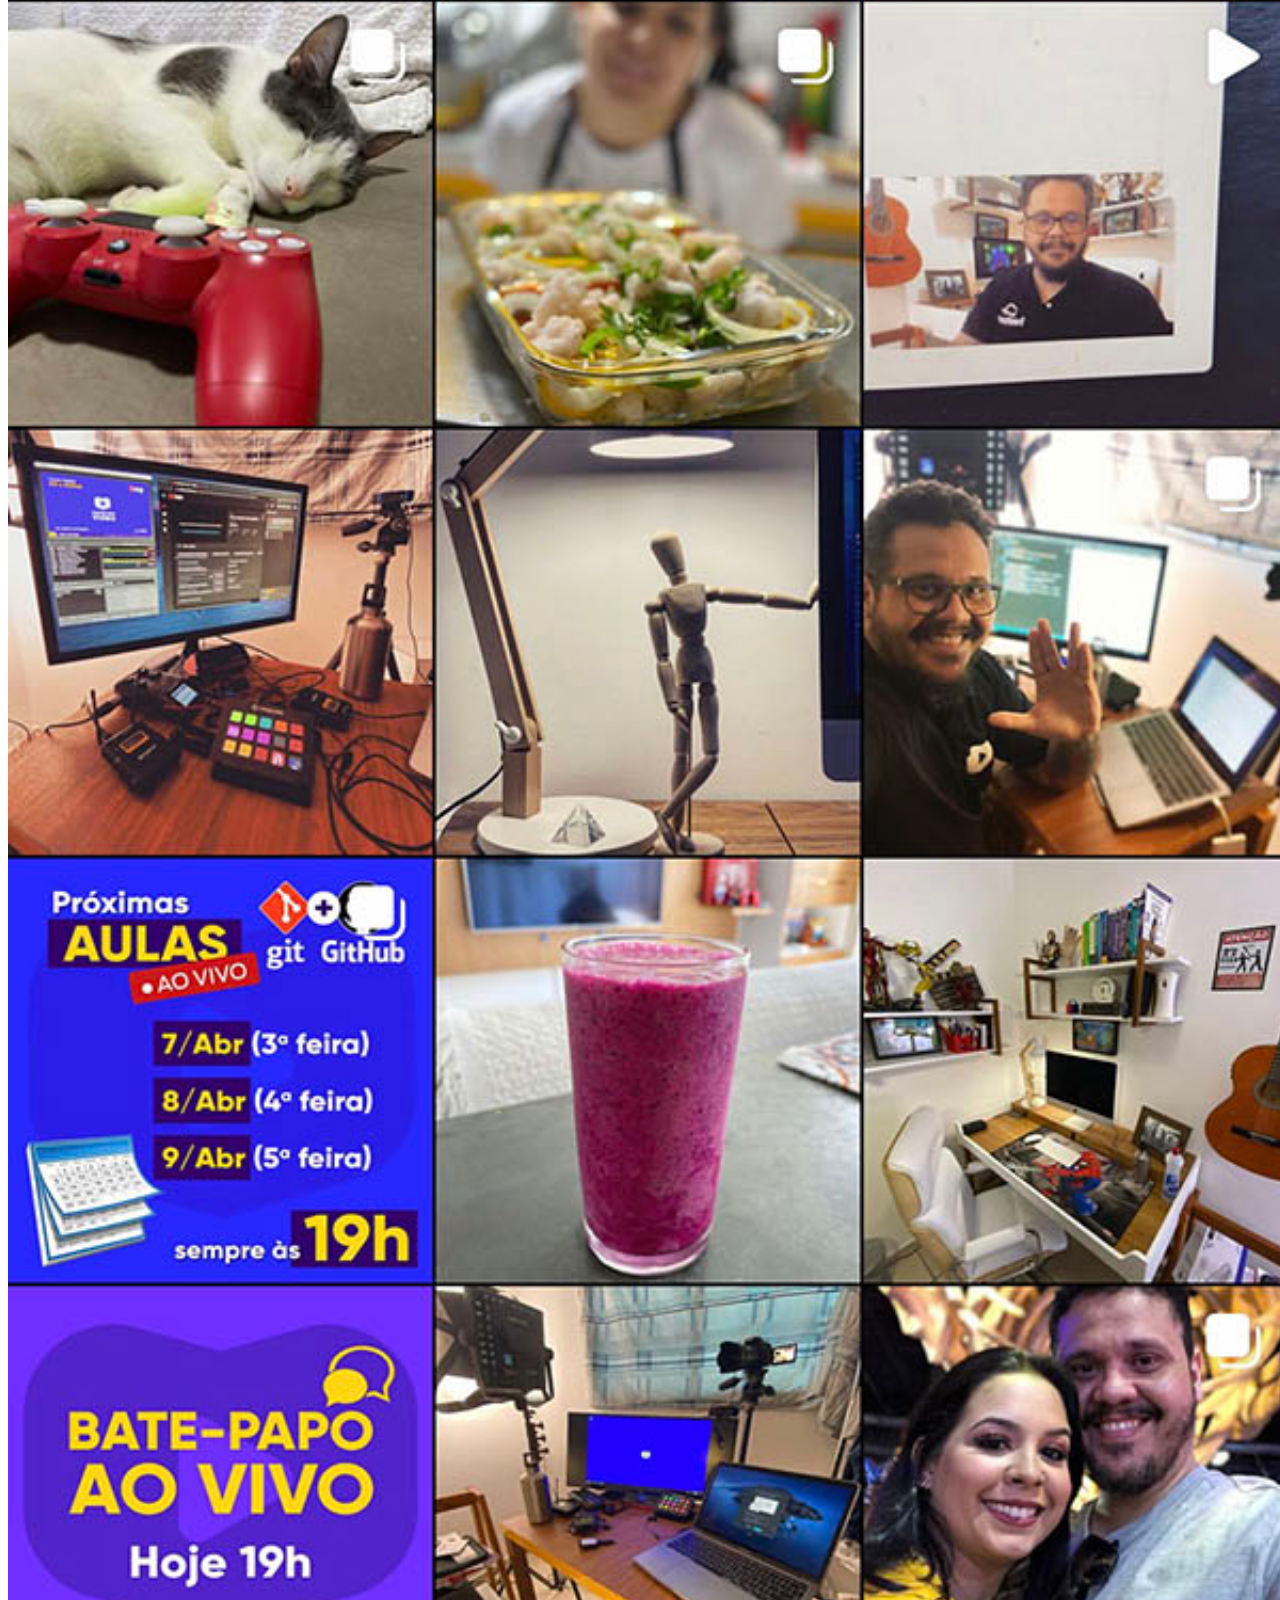
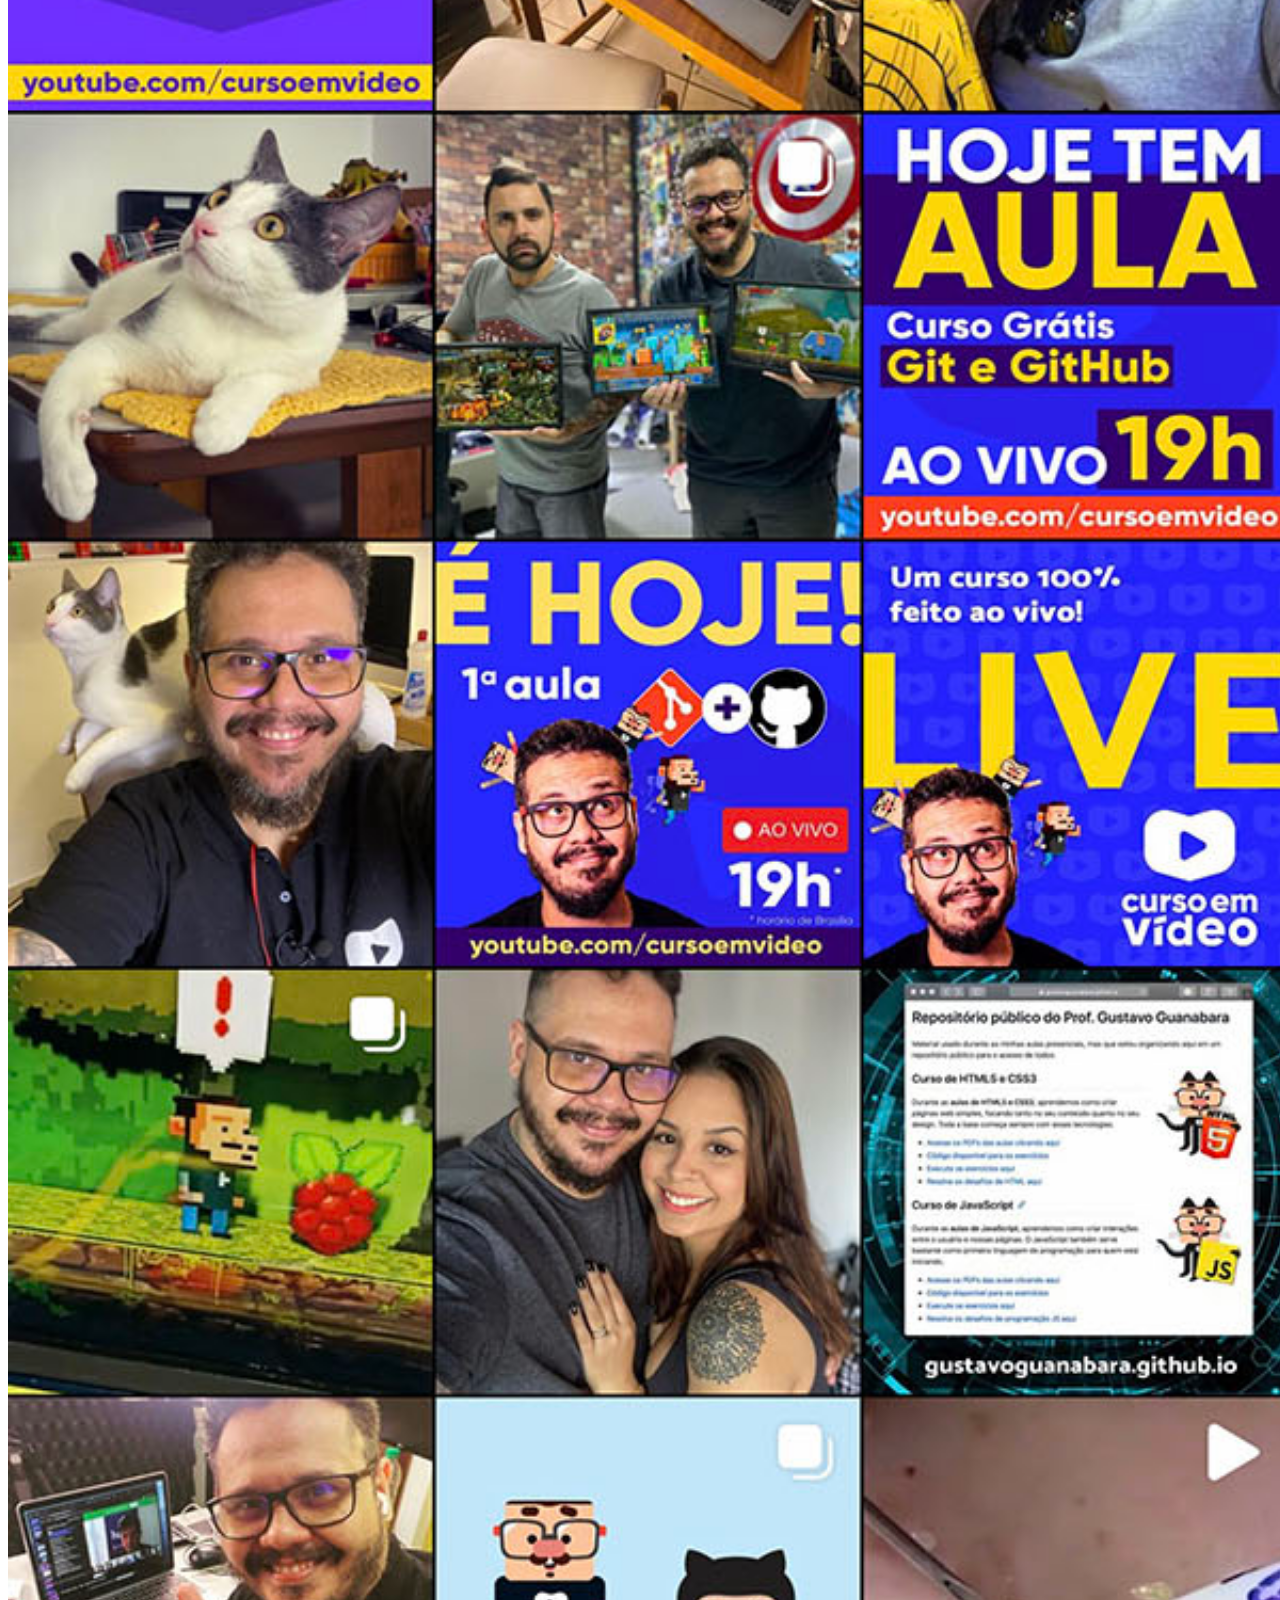
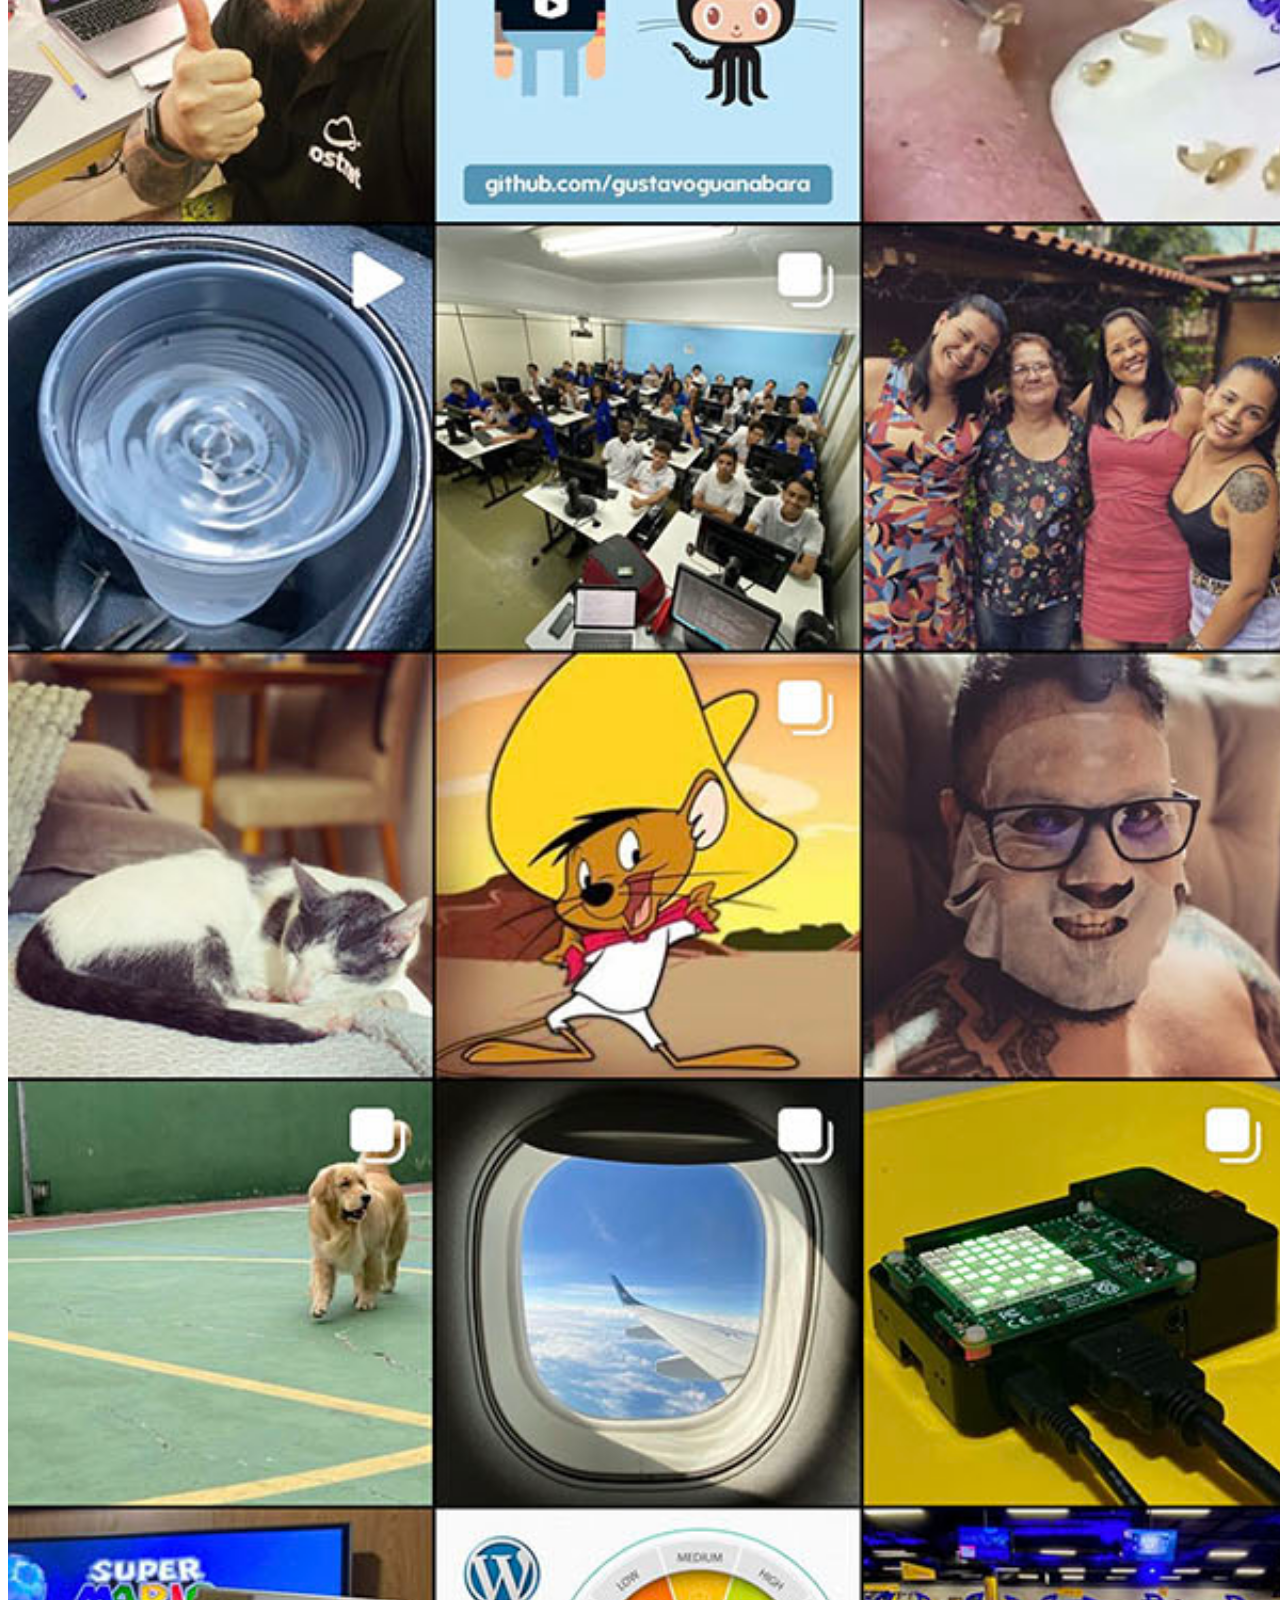
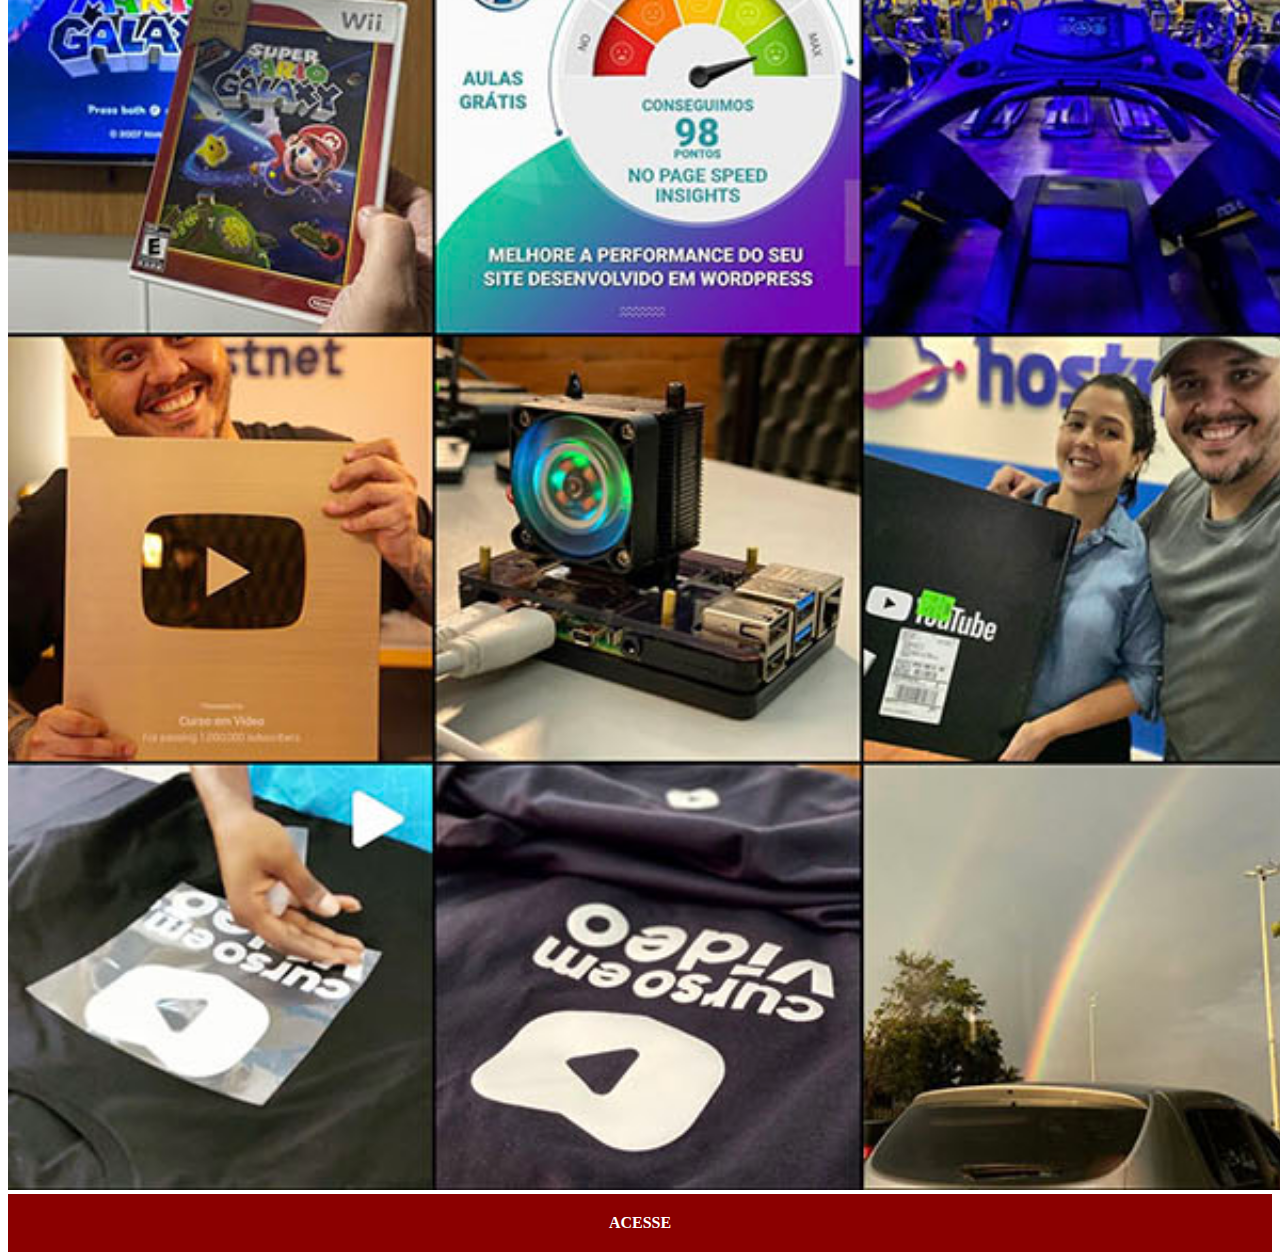
<file: instagram.html>
<!DOCTYPE html>
<html lang="pt=br">
<head>
    <meta charset="UTF-8">
    <meta name="viewport" content="width=device-width, initial-scale=1.0">
    <title>Instagram</title>
    <link rel="stylesheet" href="estilos/sociais.css">
</head>
<body>
    <img src="imagens/tela-instagram.jpg" alt="Tela Instagram">
    <a href="https://www.instagram.com/gustavoguanabara/" target="_blank">ACESSE</a>
    
</body>
</html>
</file>
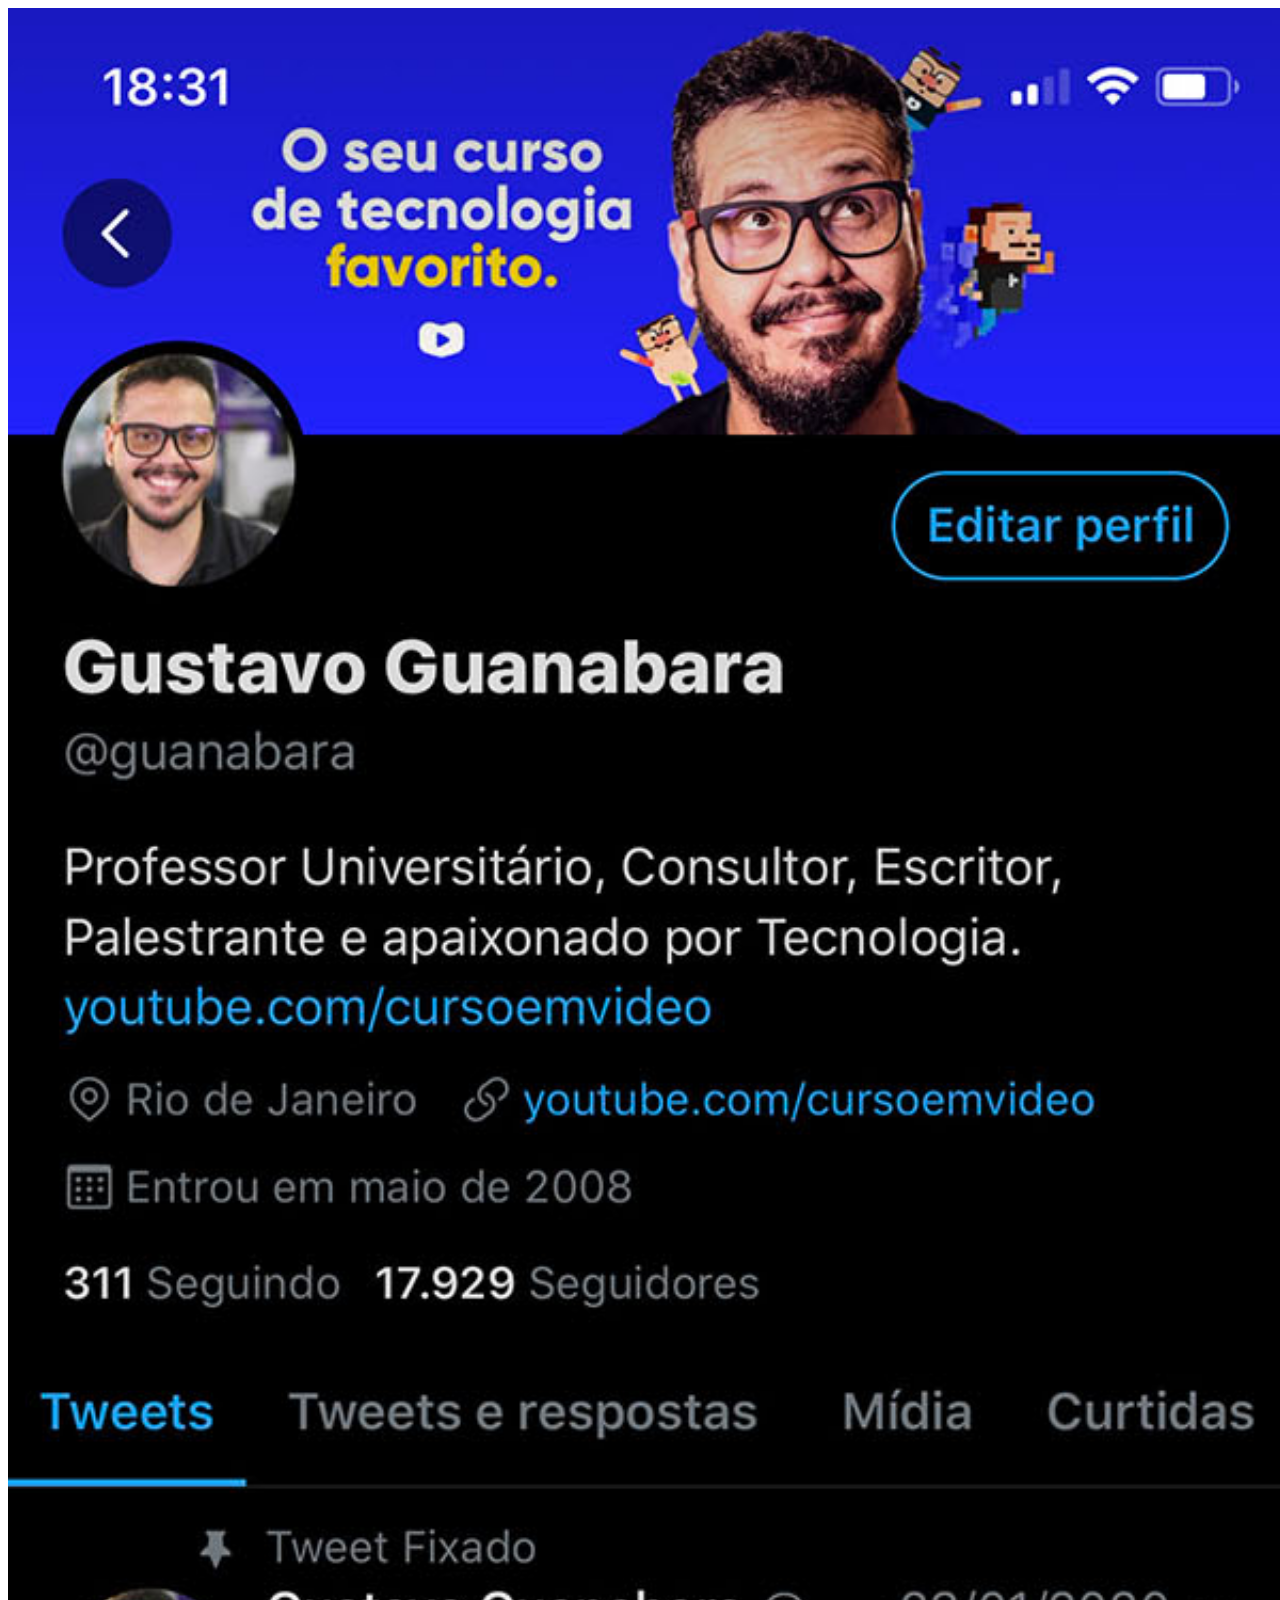
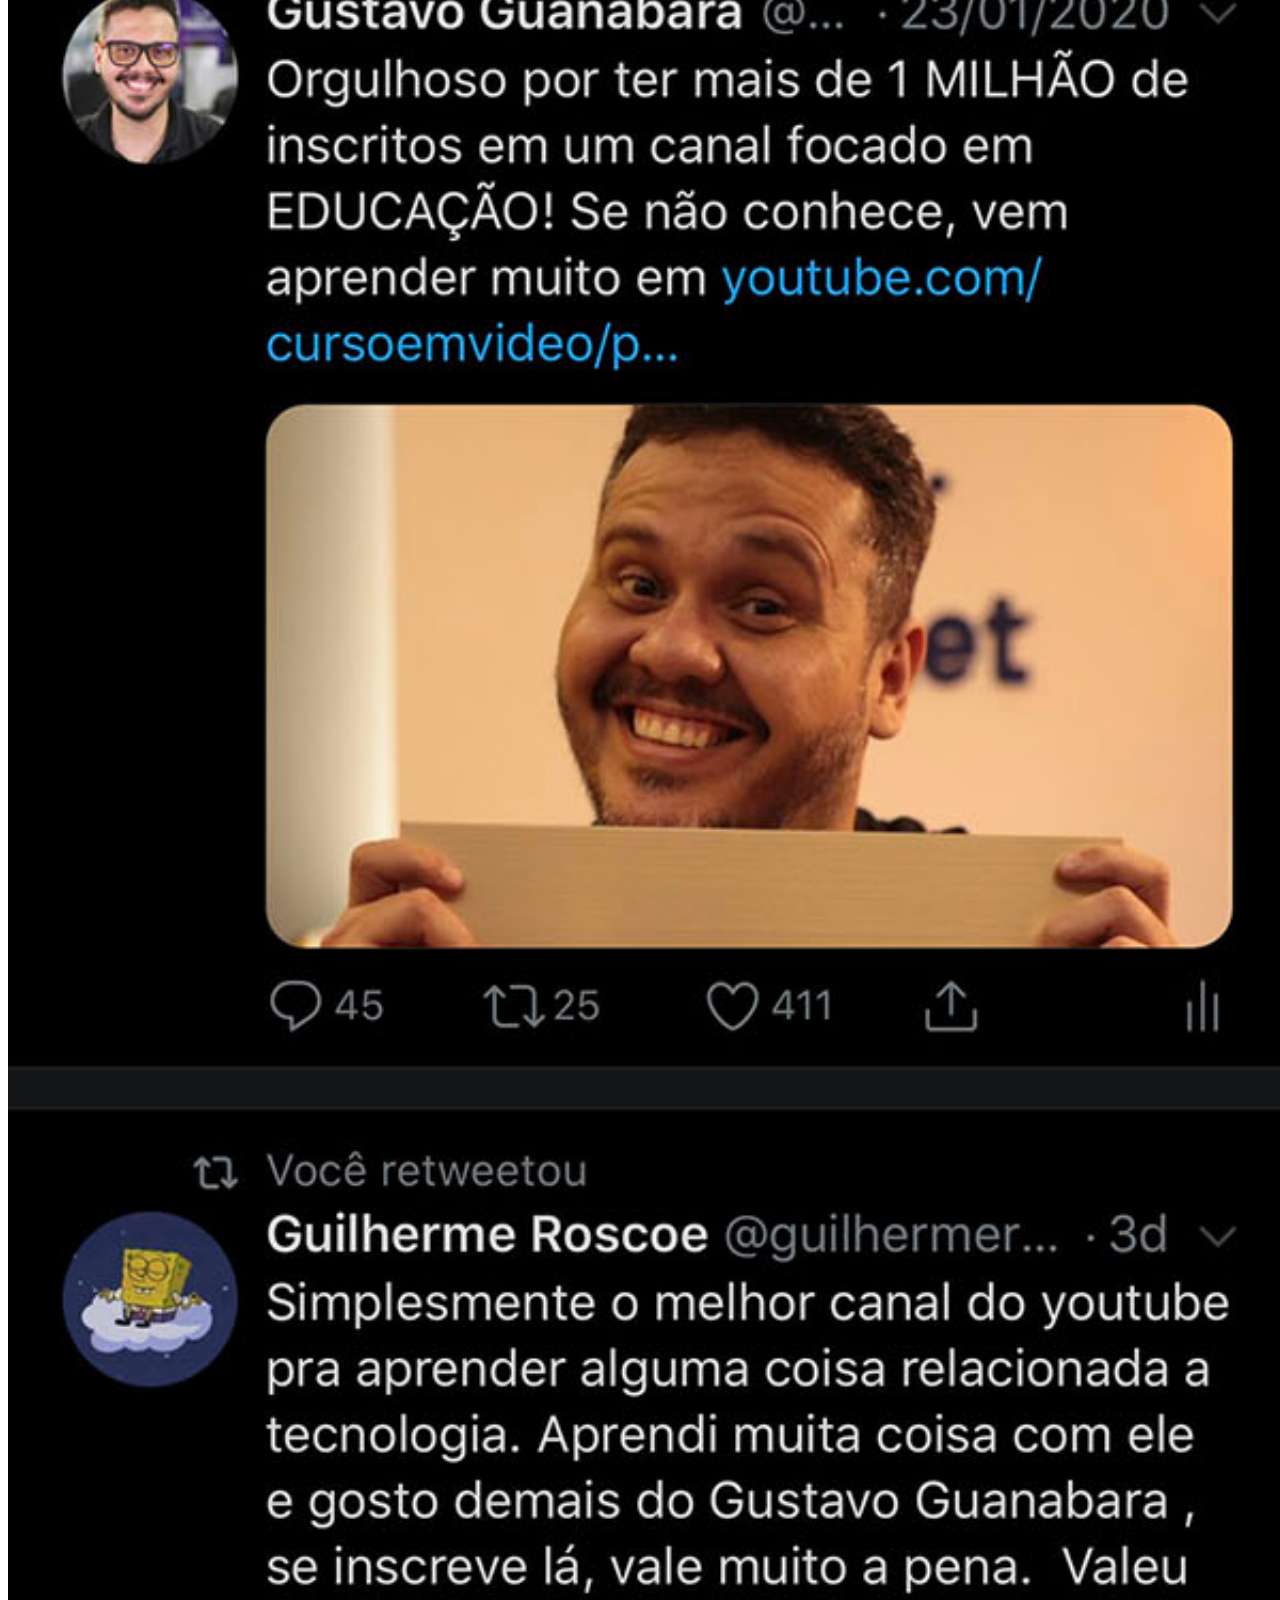
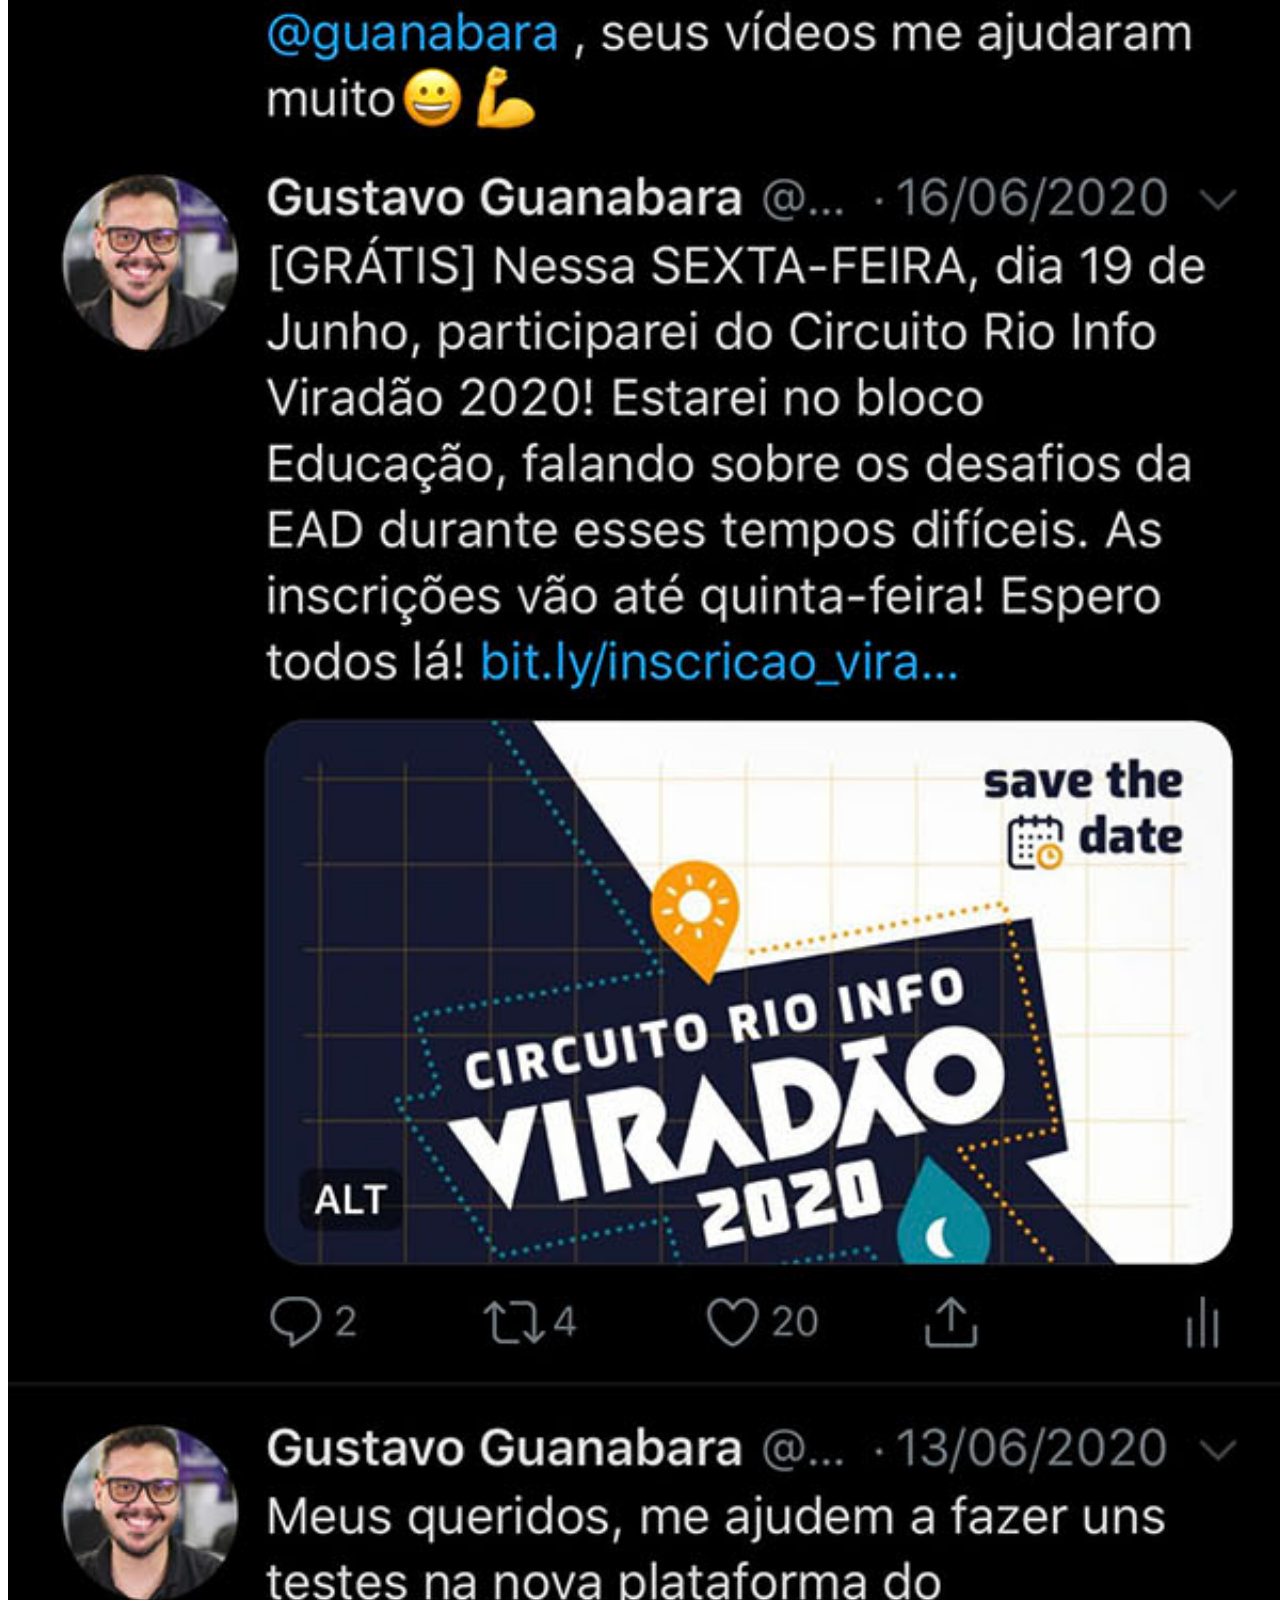
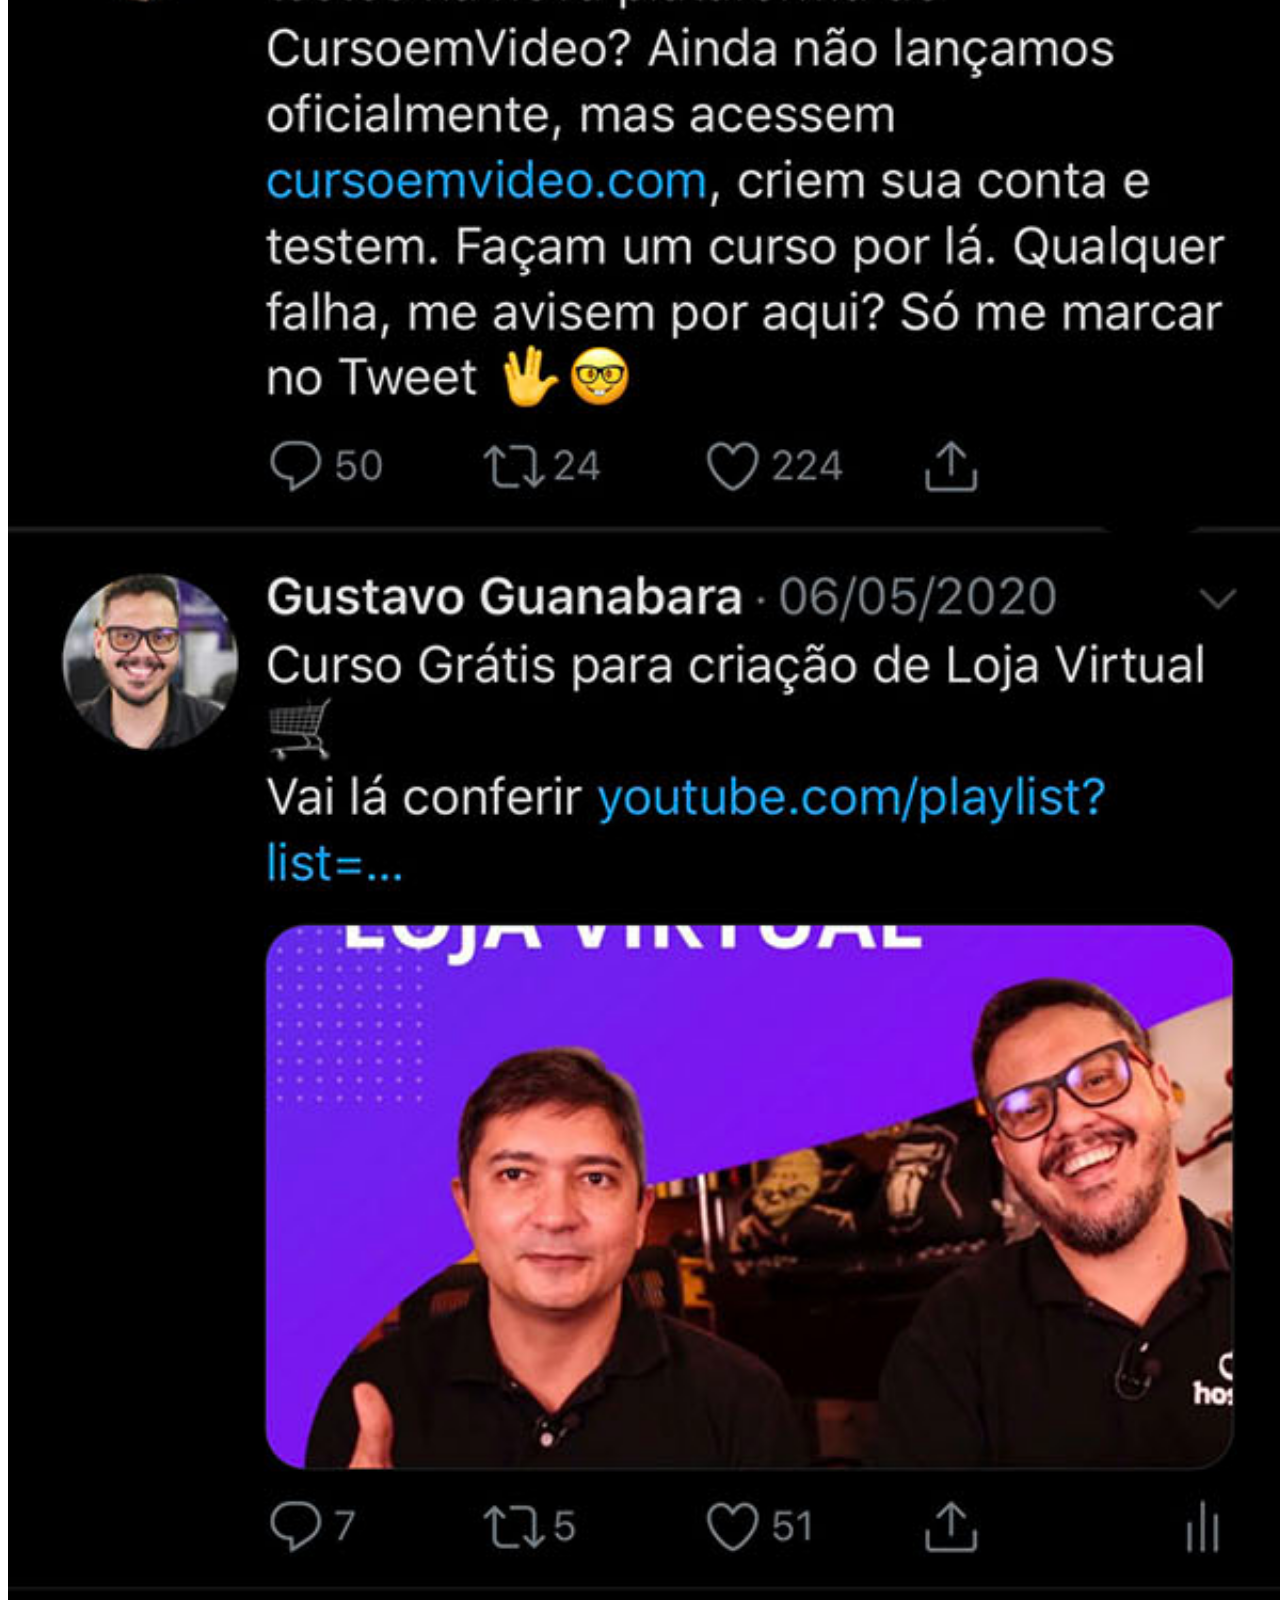
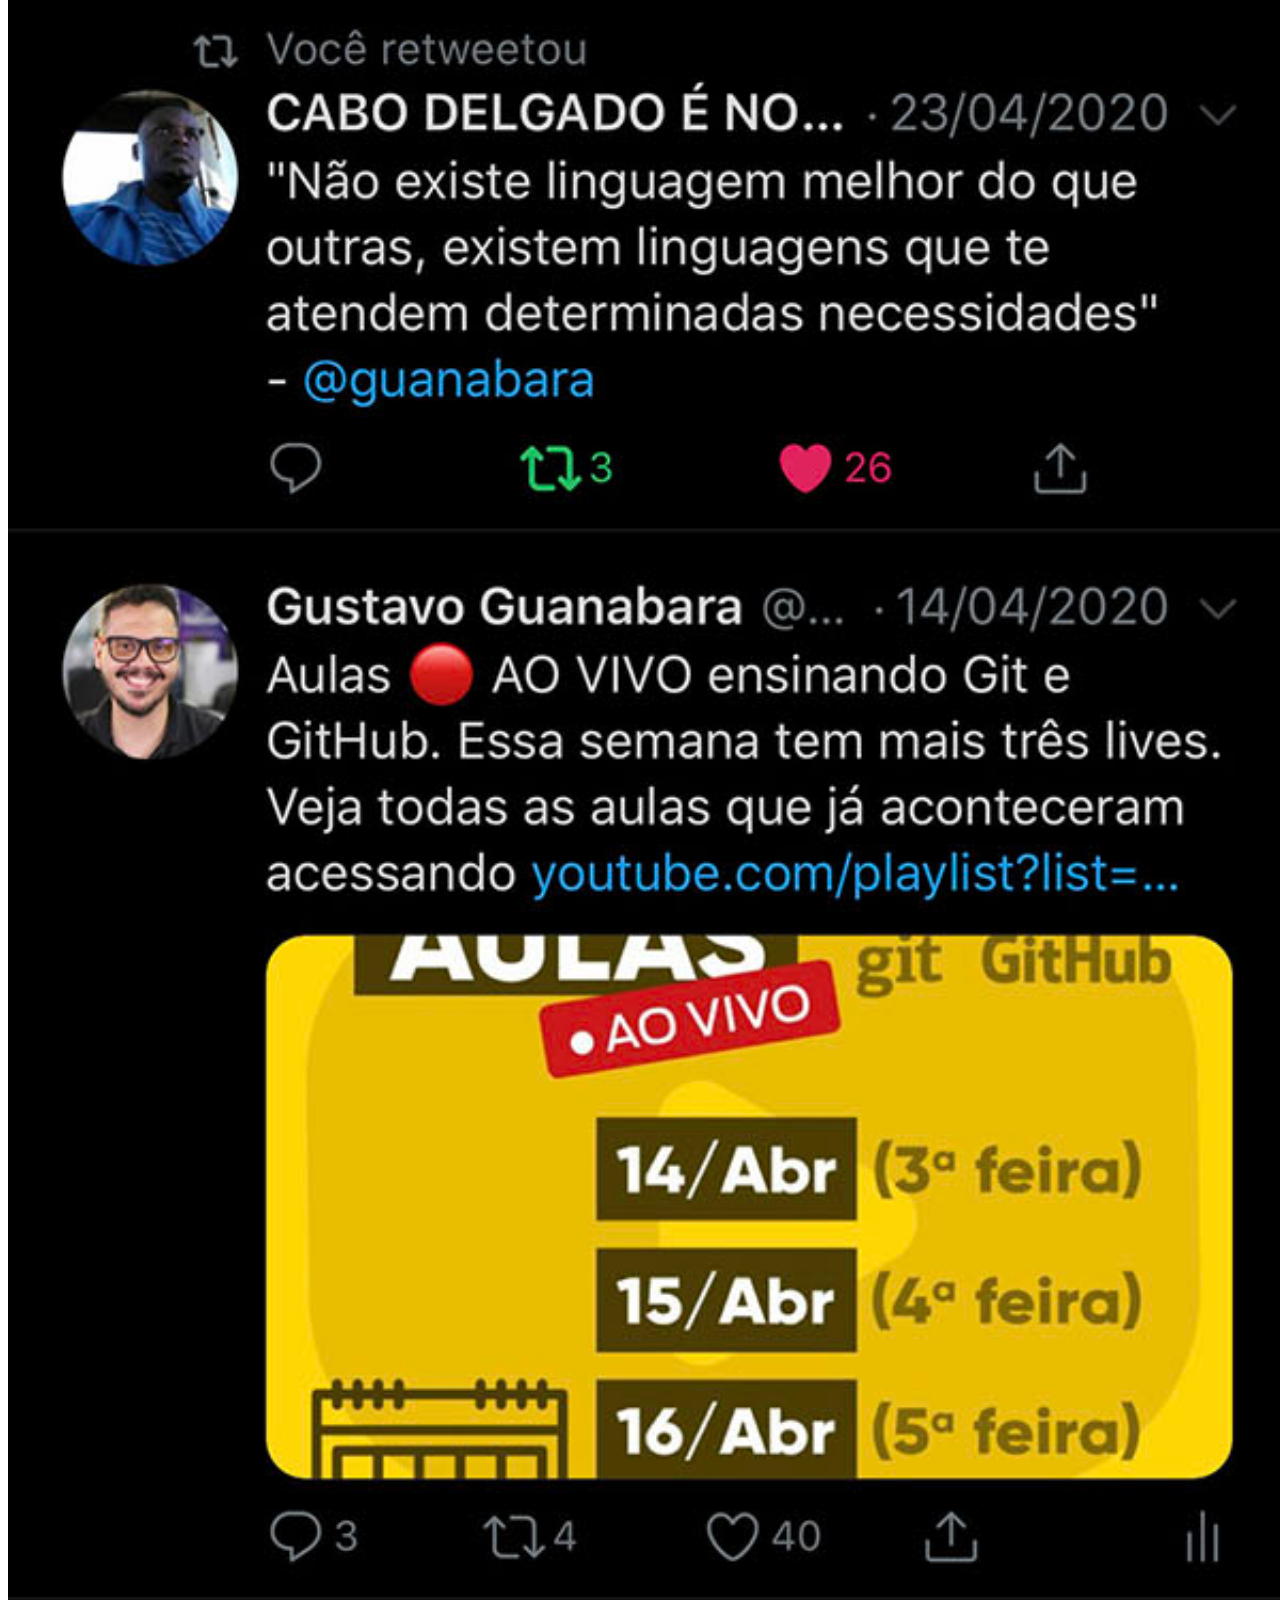
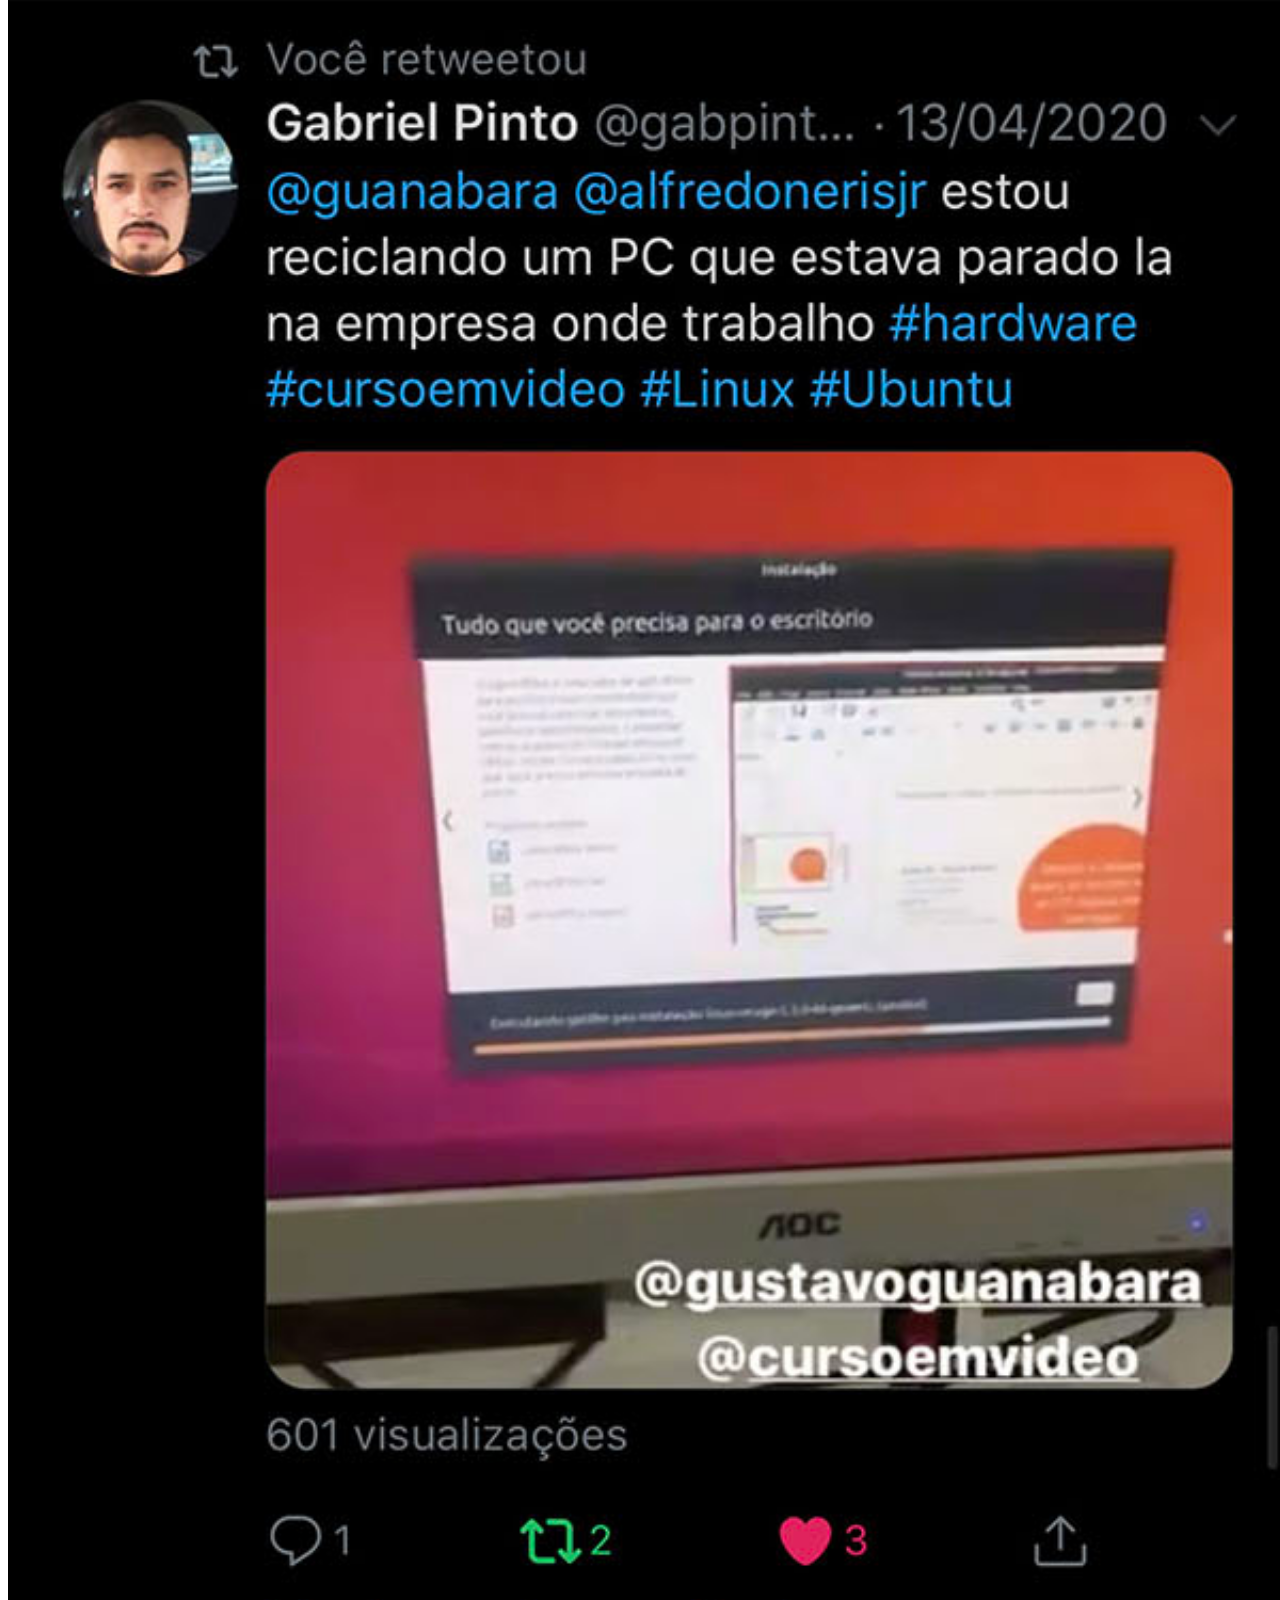
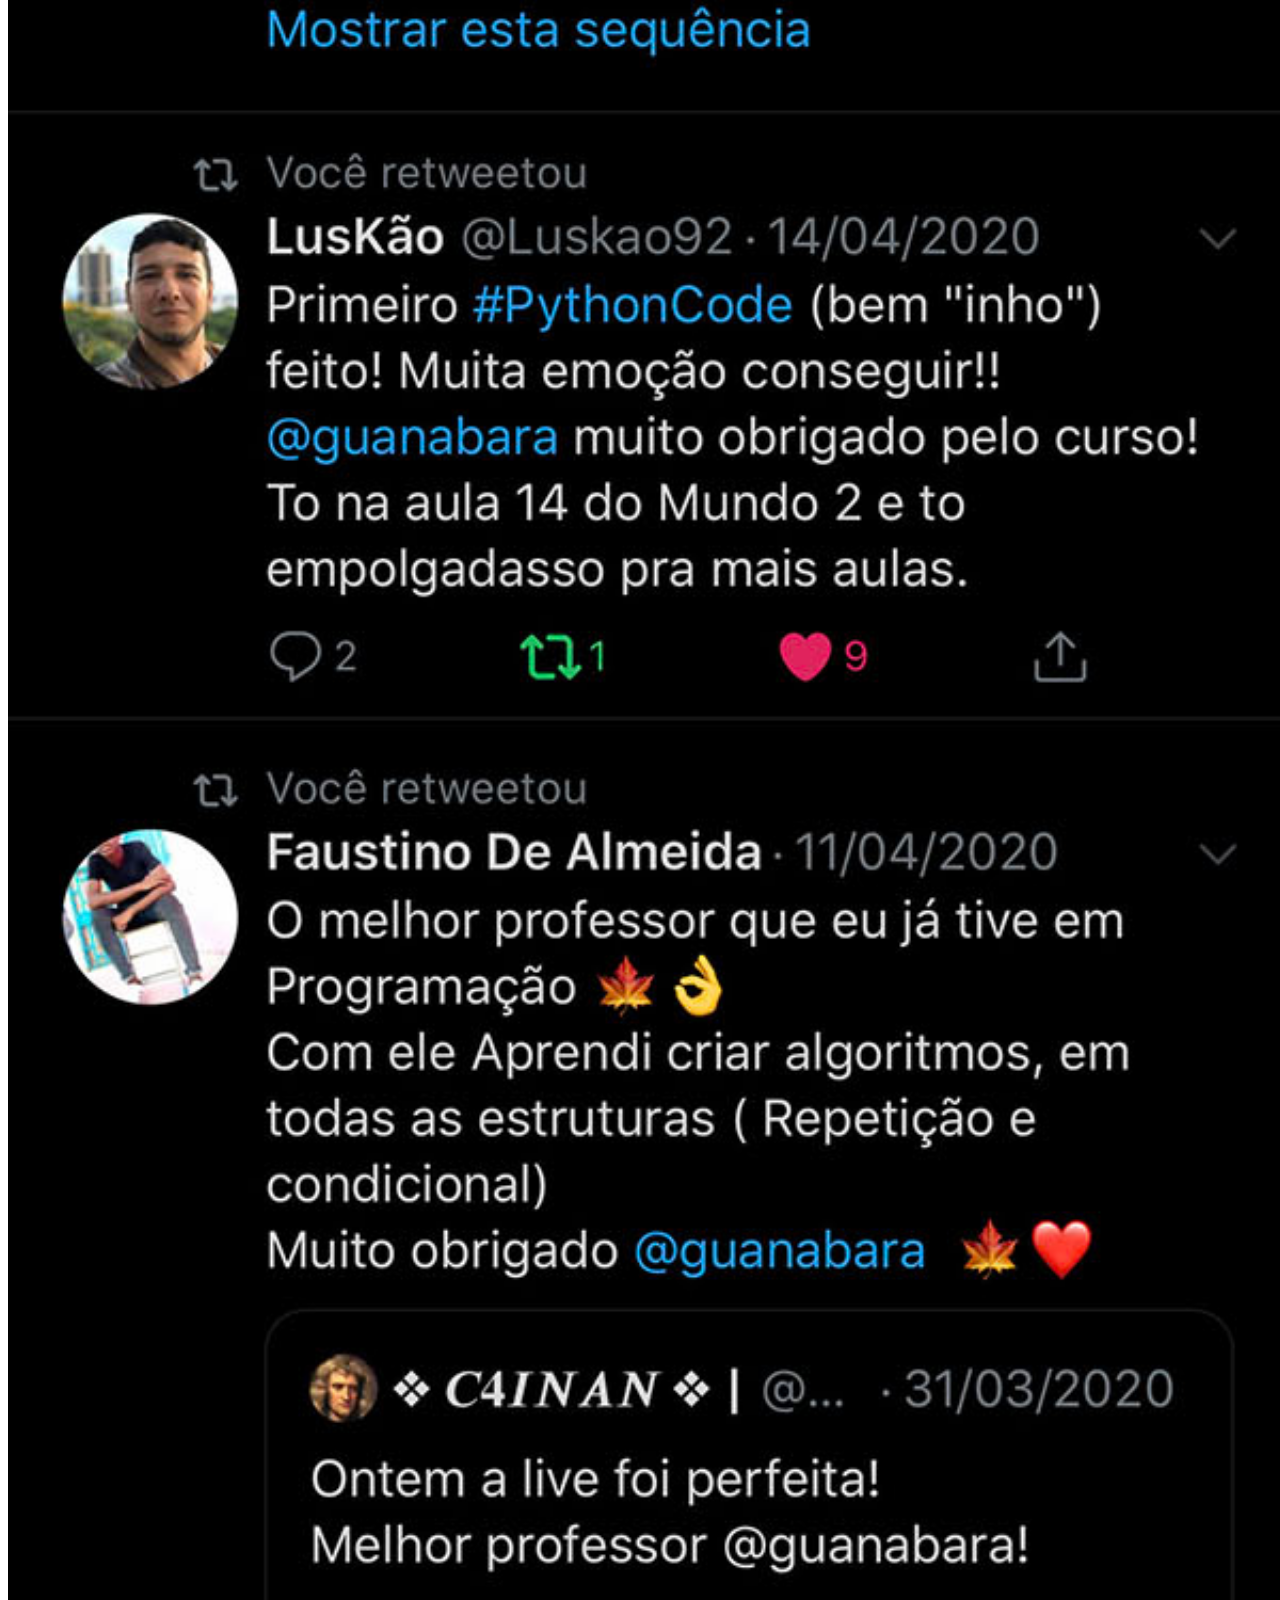
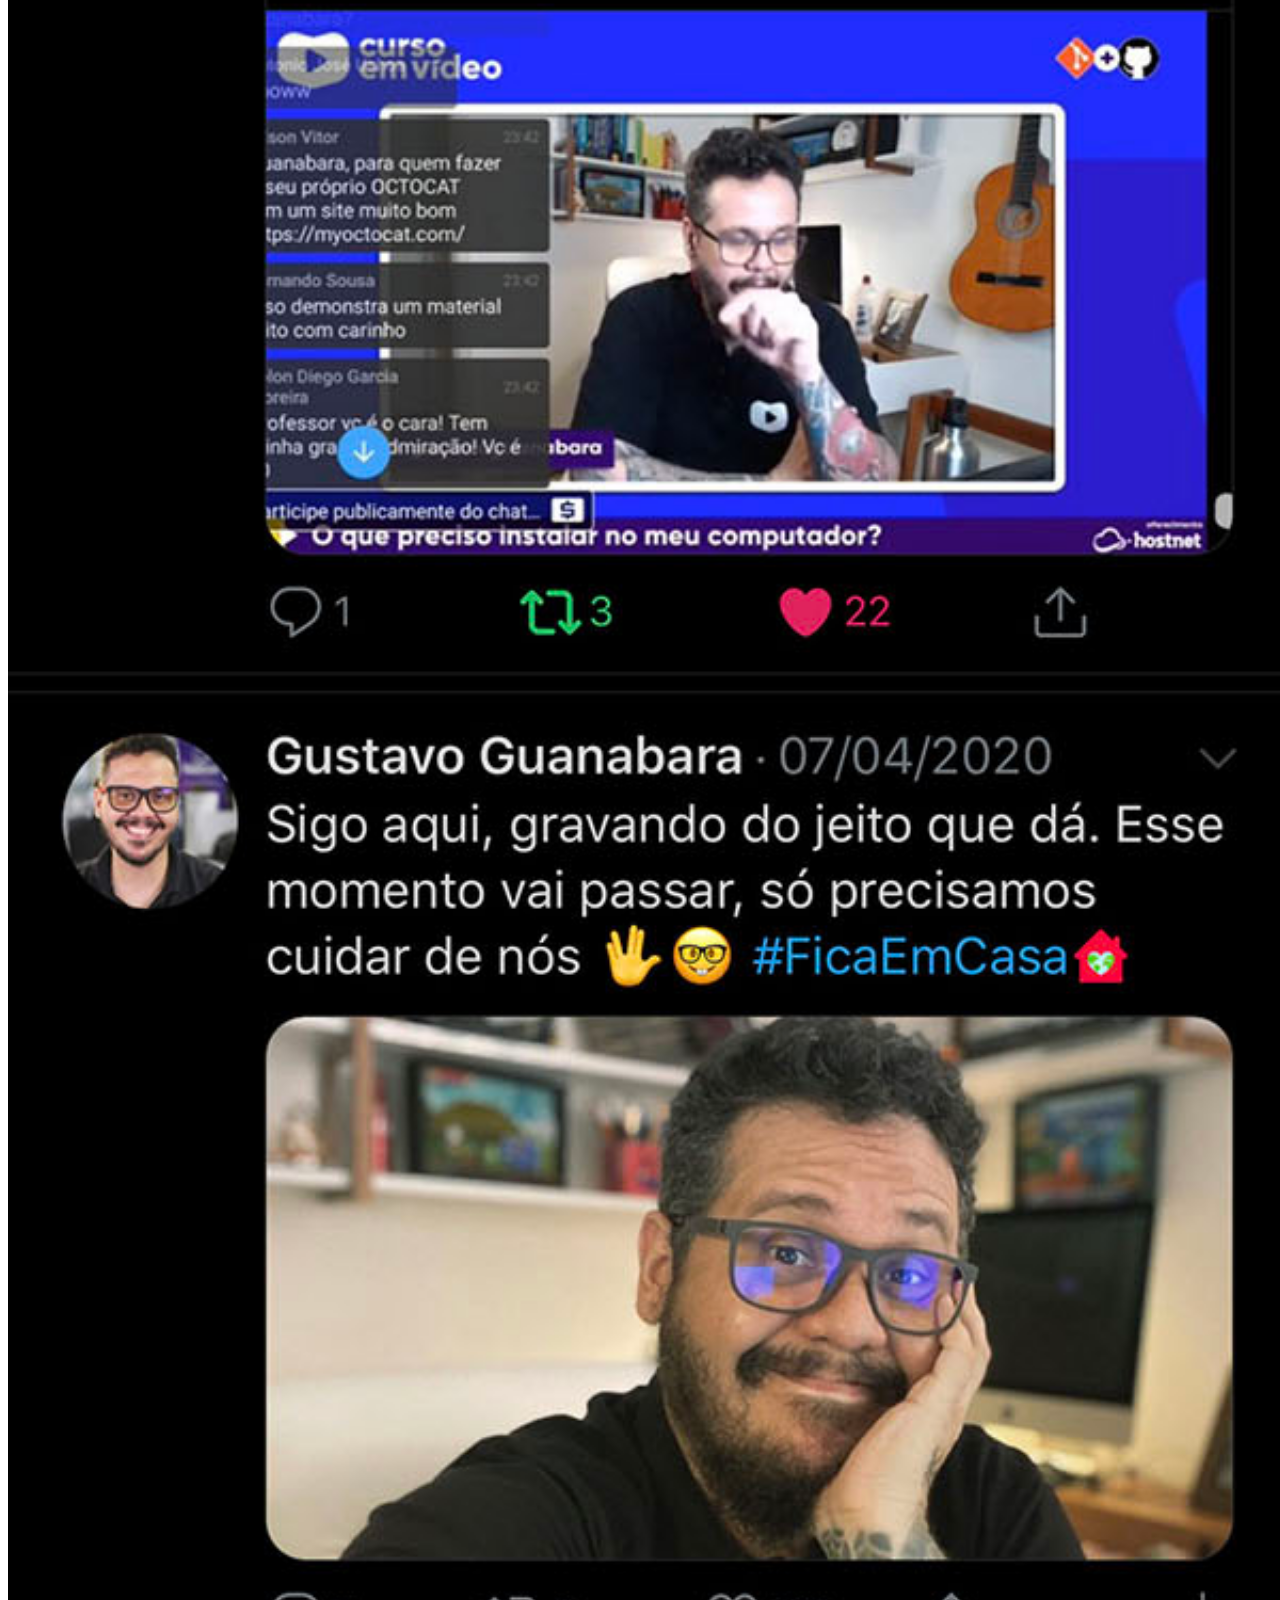
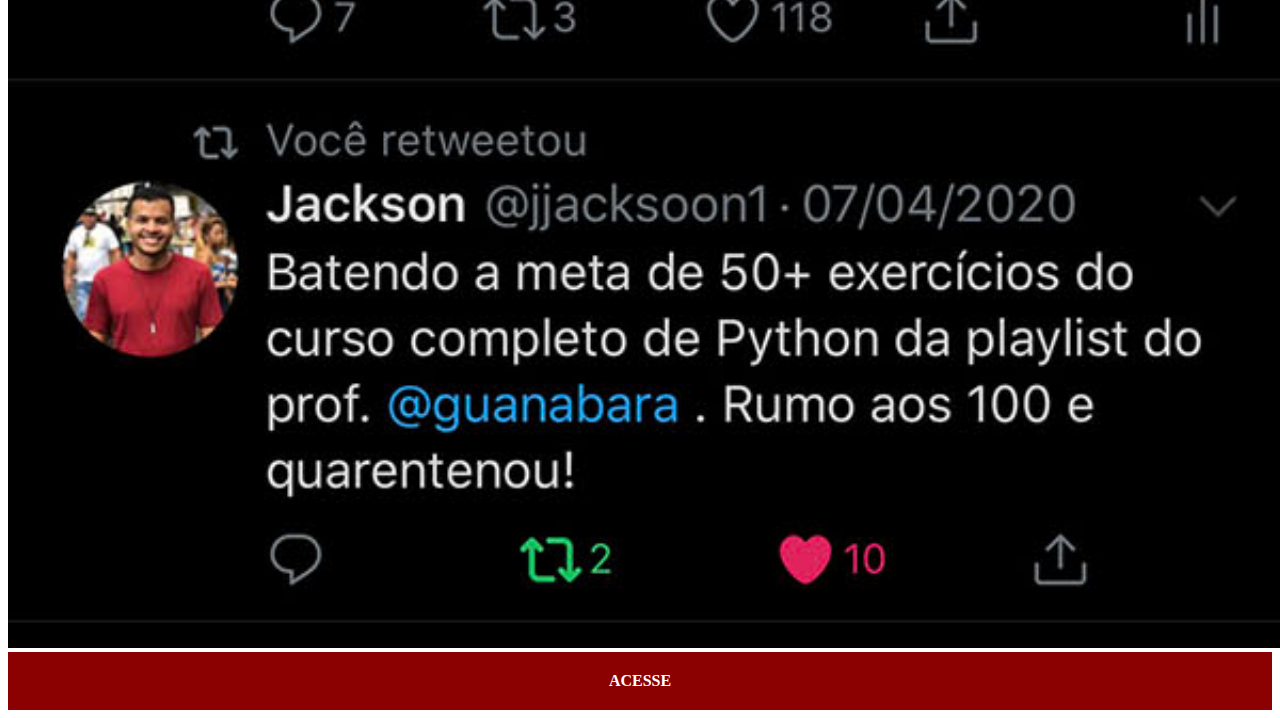
<file: twitter.html>
<!DOCTYPE html>
<html lang="pt-br">
<head>
    <meta charset="UTF-8">
    <meta name="viewport" content="width=device-width, initial-scale=1.0">
    <title>Twitter</title>
    <link rel="stylesheet" href="estilos/sociais.css">
</head>
<body>
    <img src="imagens/tela-twitter.jpg" alt="Tela do twitter">
    <a href="https://twitter.com/guanabara?ref_src=twsrc%5Egoogle%7Ctwcamp%5Eserp%7Ctwgr%5Eauthor" target="_blank">ACESSE</a>
    
</body>
</html>
</file>
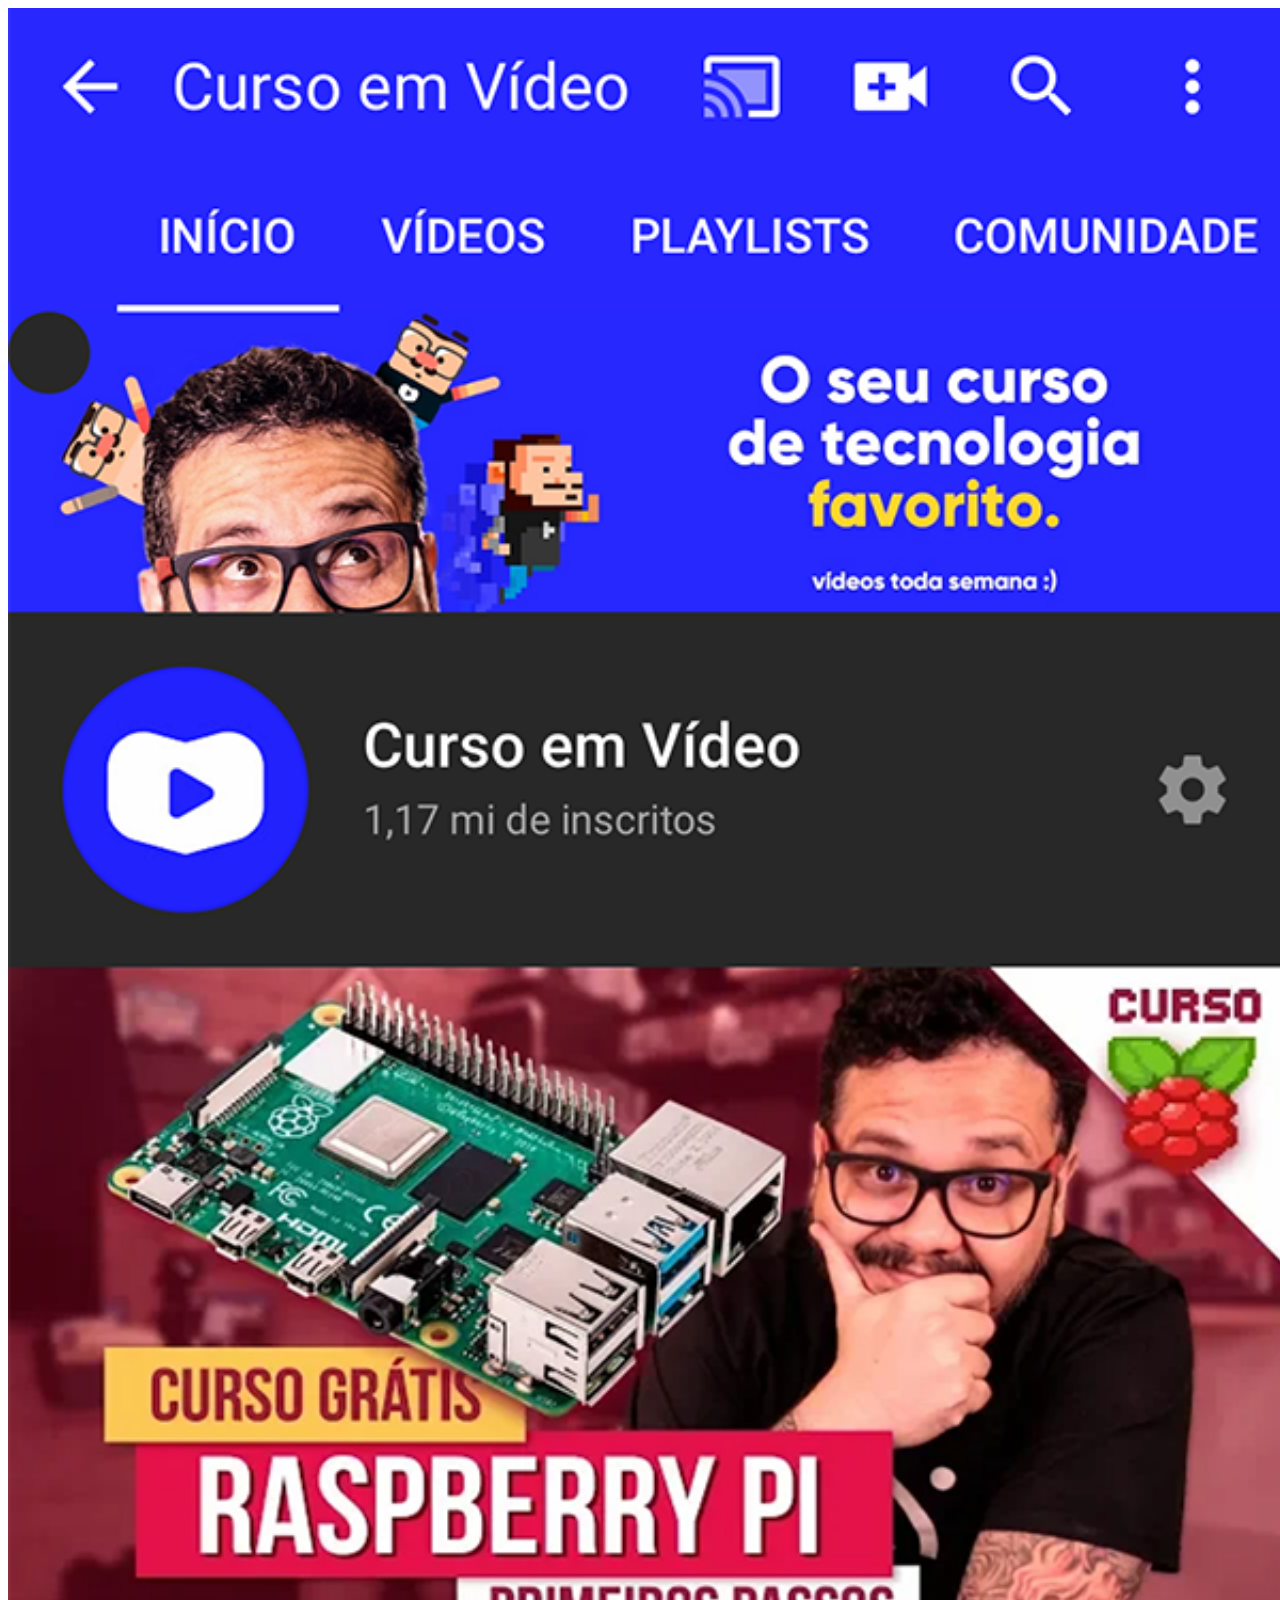
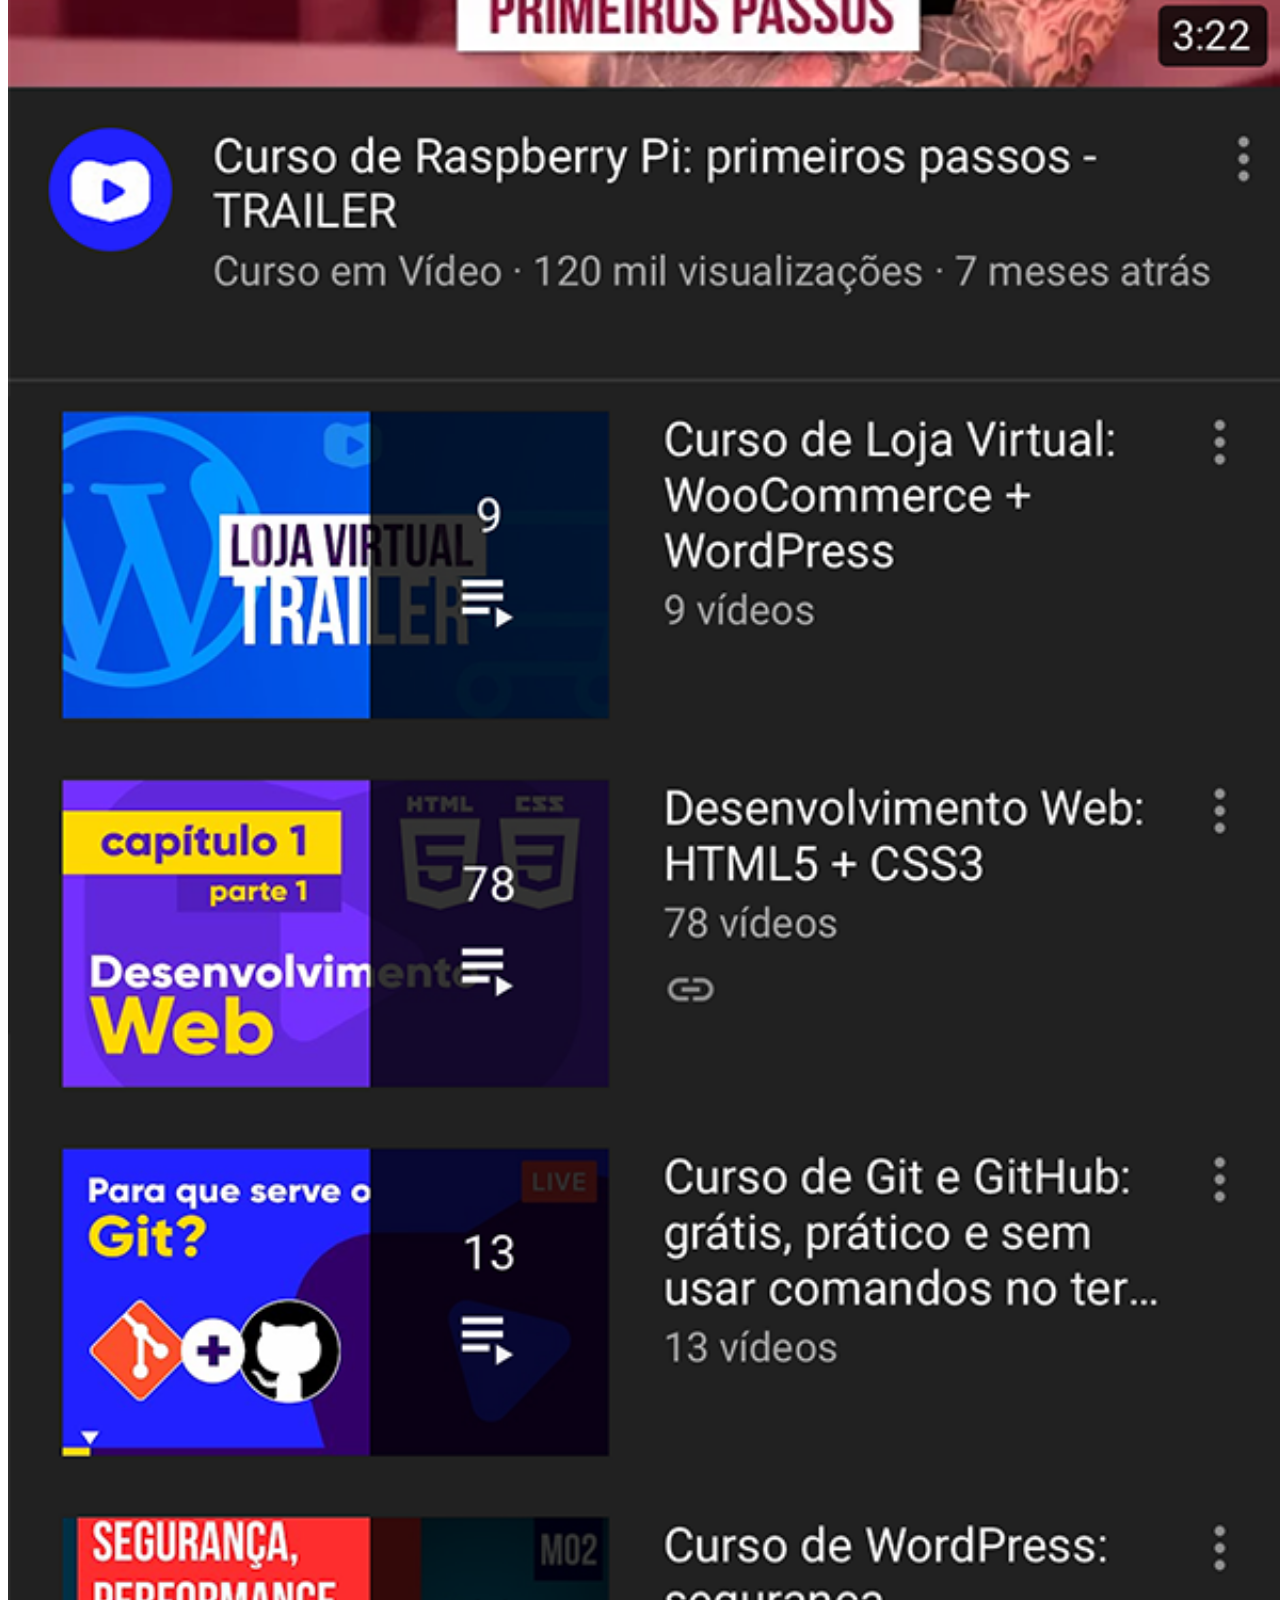
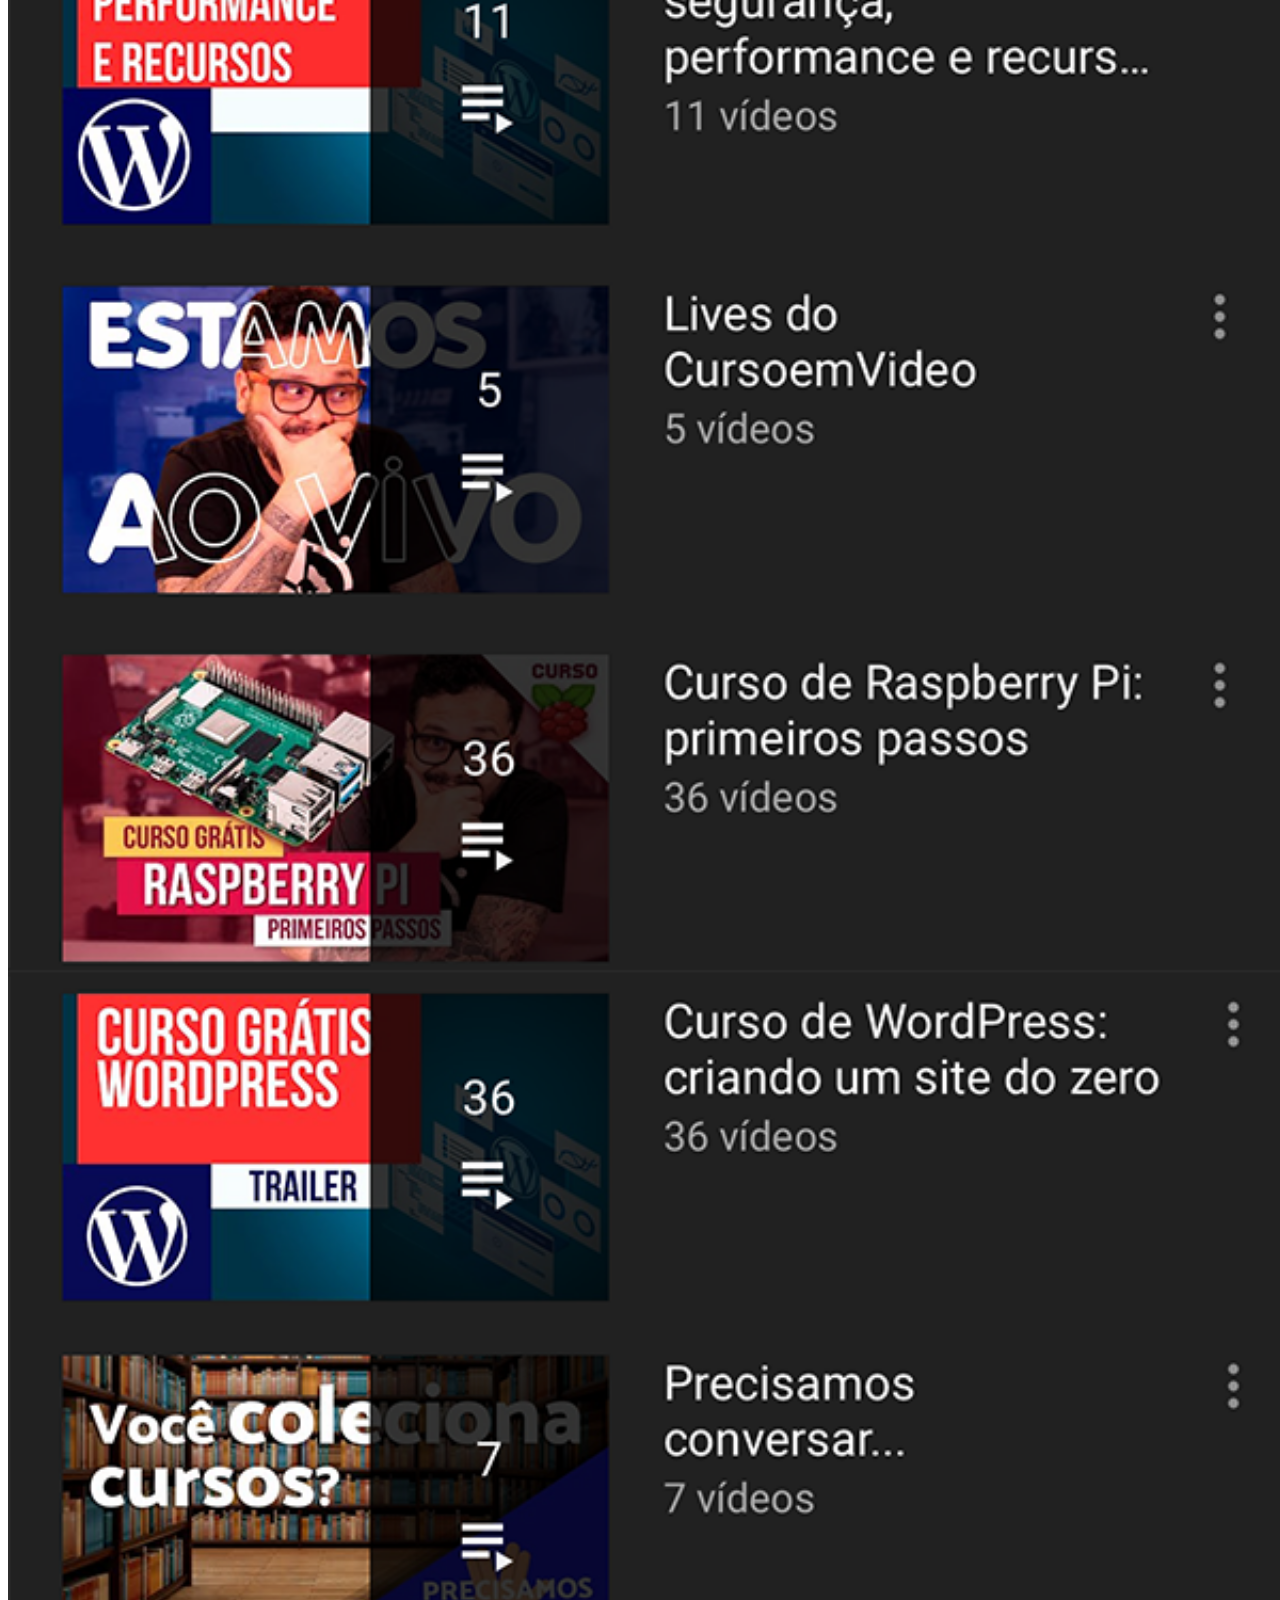
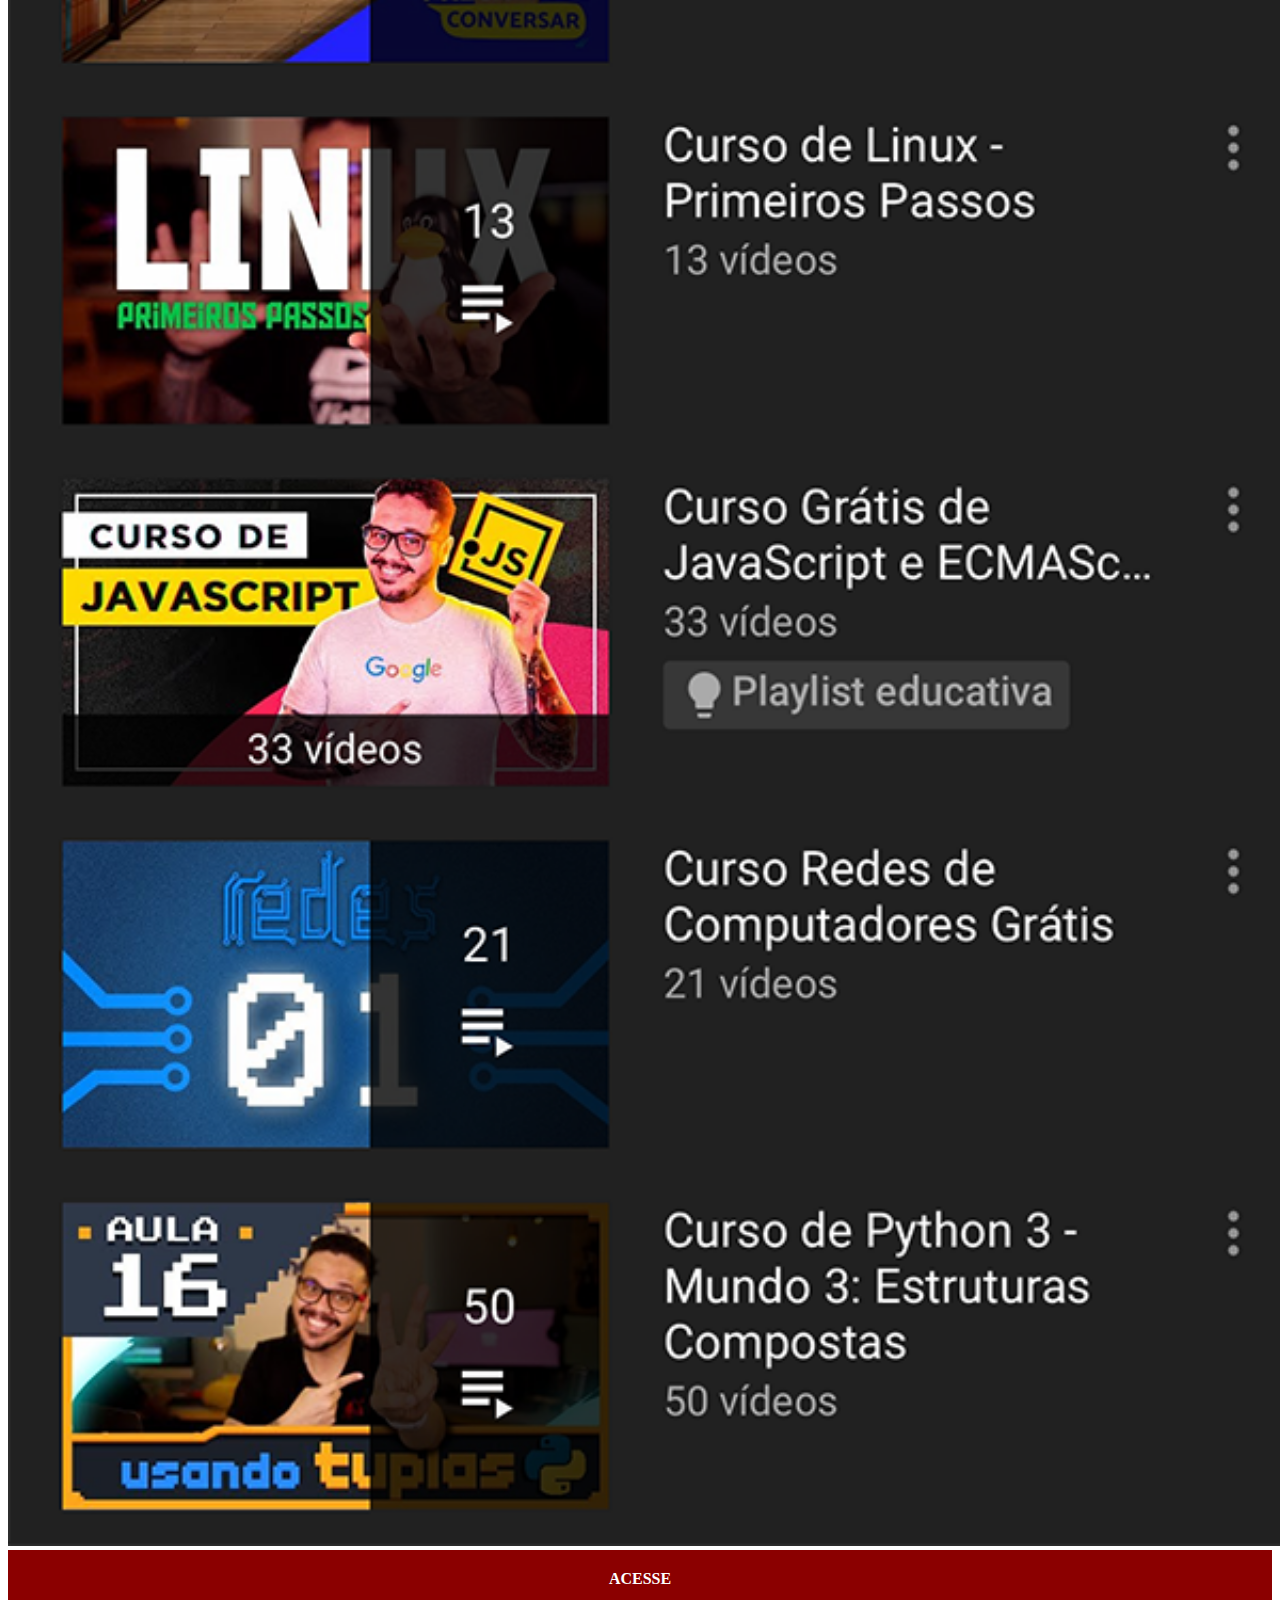
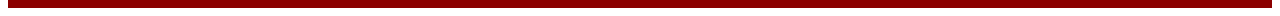
<file: youtube.html>
<!DOCTYPE html>
<html lang="en">
<head>
    <meta charset="UTF-8">
    <meta name="viewport" content="width=device-width, initial-scale=1.0">
    <title>Youtube</title>
     <link rel="stylesheet" href="estilos/sociais.css">
</head>
<body>
    <img src="imagens/tela-youtube.png" alt="youtube">
    <a href="https://www.youtube.com/@CursoemVideo/playlists" target="_blank"> ACESSE</a>
    
</body>
</html>
</file>
<file: estilos/style.css>
@charset "UTF-8";


* {
    padding: 0px;
    margin: 0px;

}

html, body {
    height: 100vh;
    width: 100wh;
    background-color: black;

}

body {
    background: url(../imagens/fundo-madeira.jpg) no-repeat top center;
    background-size: cover;
    background-attachment: fixed;

}

main {
    height: 100vh;
    position: relative;
   
}

section#telefone {
    position: absolute;
    top: 50%;
    left: 50%;
    transform: translate(-50%, -50%);

    height: 627px;
    width: 311px;
    background-color: blue;
    background: url(../imagens/frame-iphone.png) no-repeat; 
}

iframe#tela {
    position: relative ;
    top: 80px;
    left: 22px;
    height: 471px;
    width: 267px;
}

section#redes-sociais {
    text-align: right;
}

section#redes-sociais img {
    width: 50px;
    margin: 10px;
    border-radius: 50%;
    box-shadow: 2px 2px 5px rgba(0, 0, 0, 0.511);
    box-sizing: border-box;

}

section#redes-sociais img:hover {
    border: 2px solid white;
    transform: translate( -4px, -4px);
    transition: transform .2s;
}
</file>
<file: estilos/sociais.css>
@charset "UTF-8";


::-webkit-scrollbar {
    width: 0%;
    height: 0%;
}


      img {
        width: 100vw;
       
      }

      a {
        
        display: block;
        background-color: darkred;
        color: white;
        text-align: center;
        text-decoration: none;
        padding: 20px;
        font-weight: bolder;
      }

      a:hover {
        background-color: red;
      }
</file>
